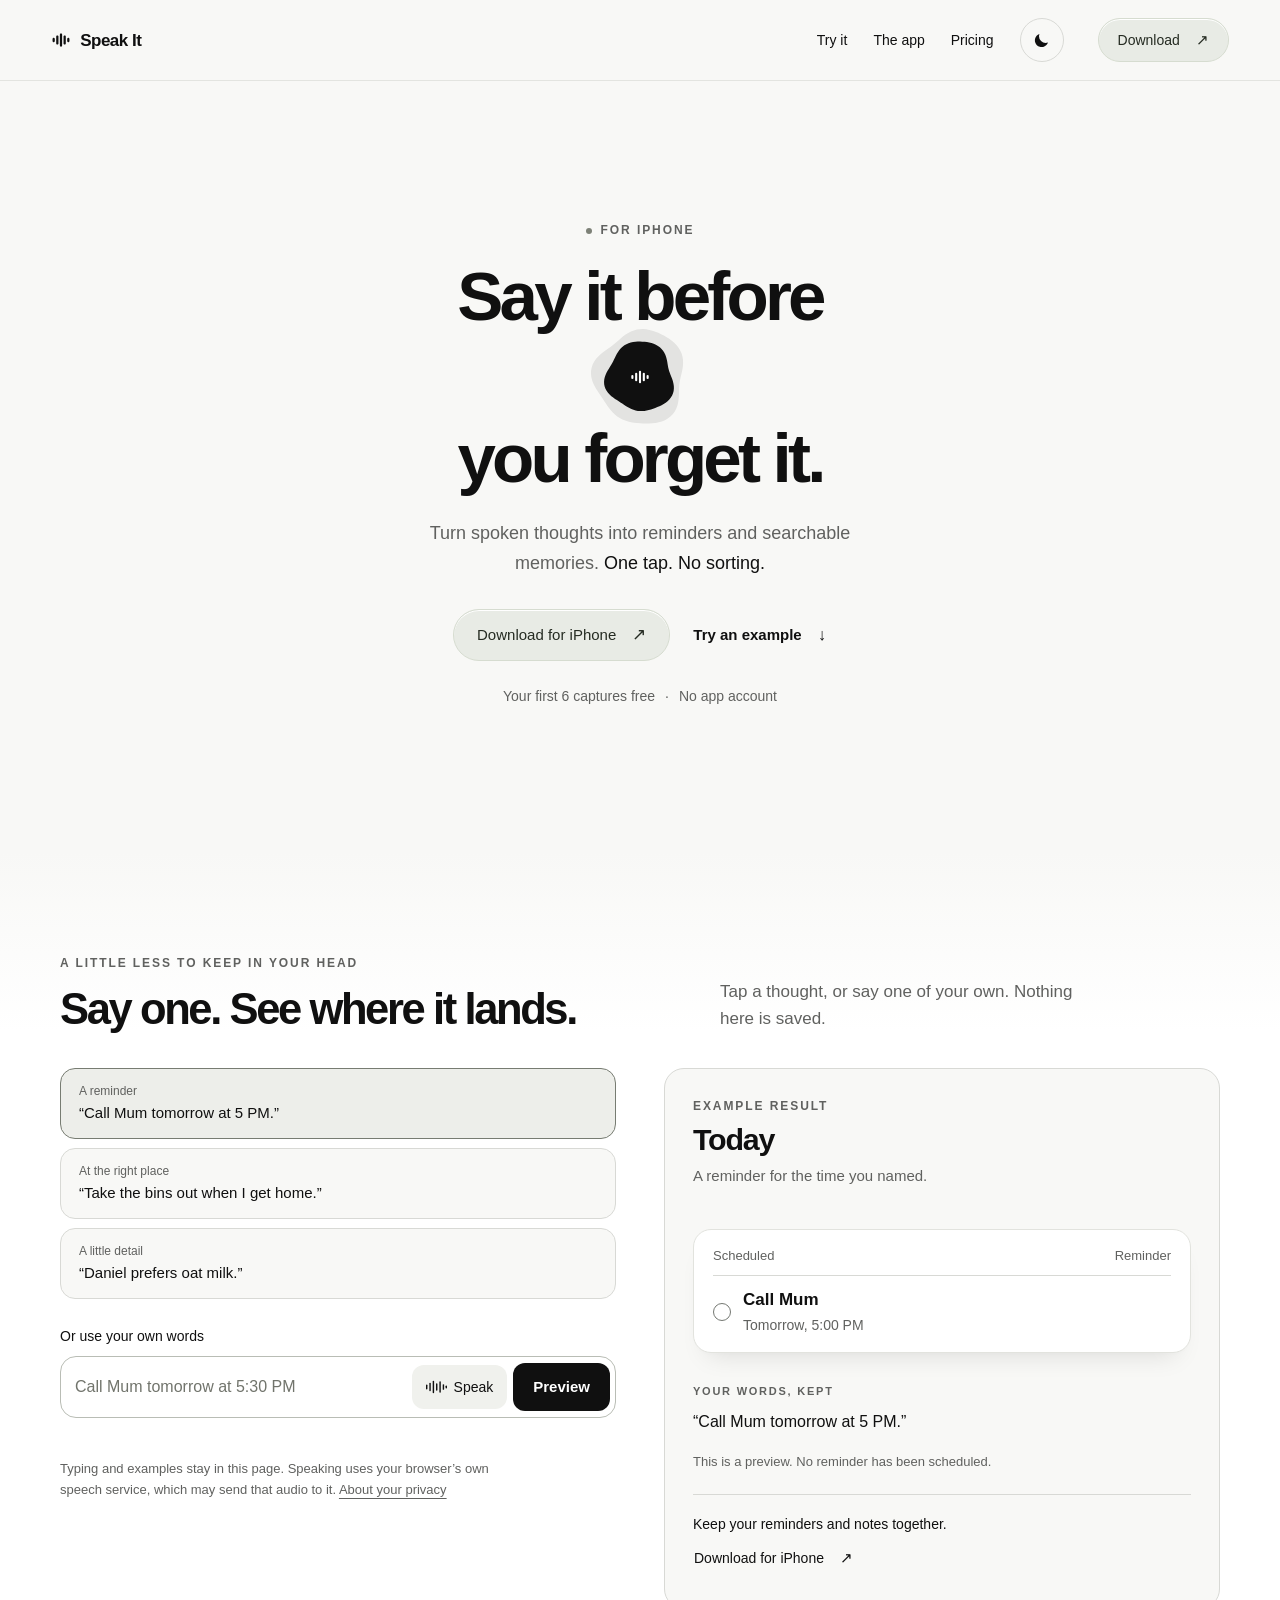
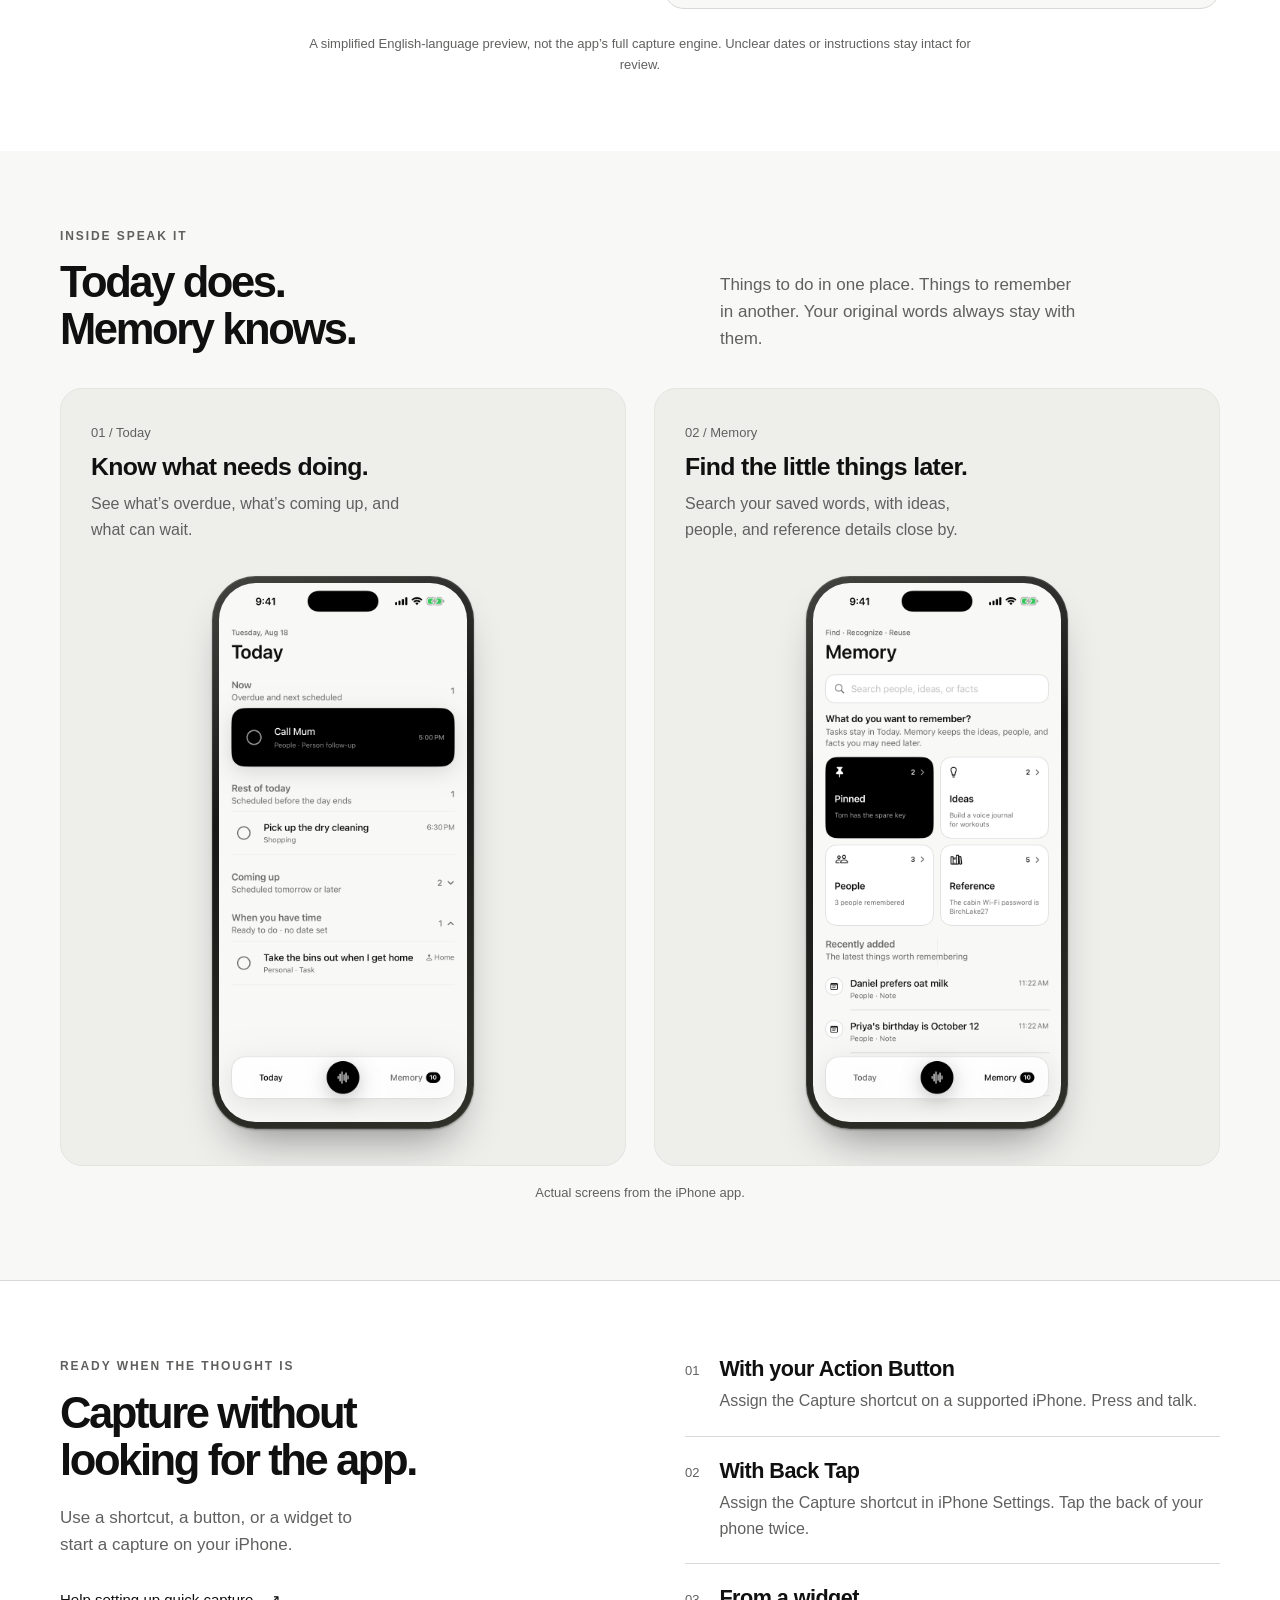
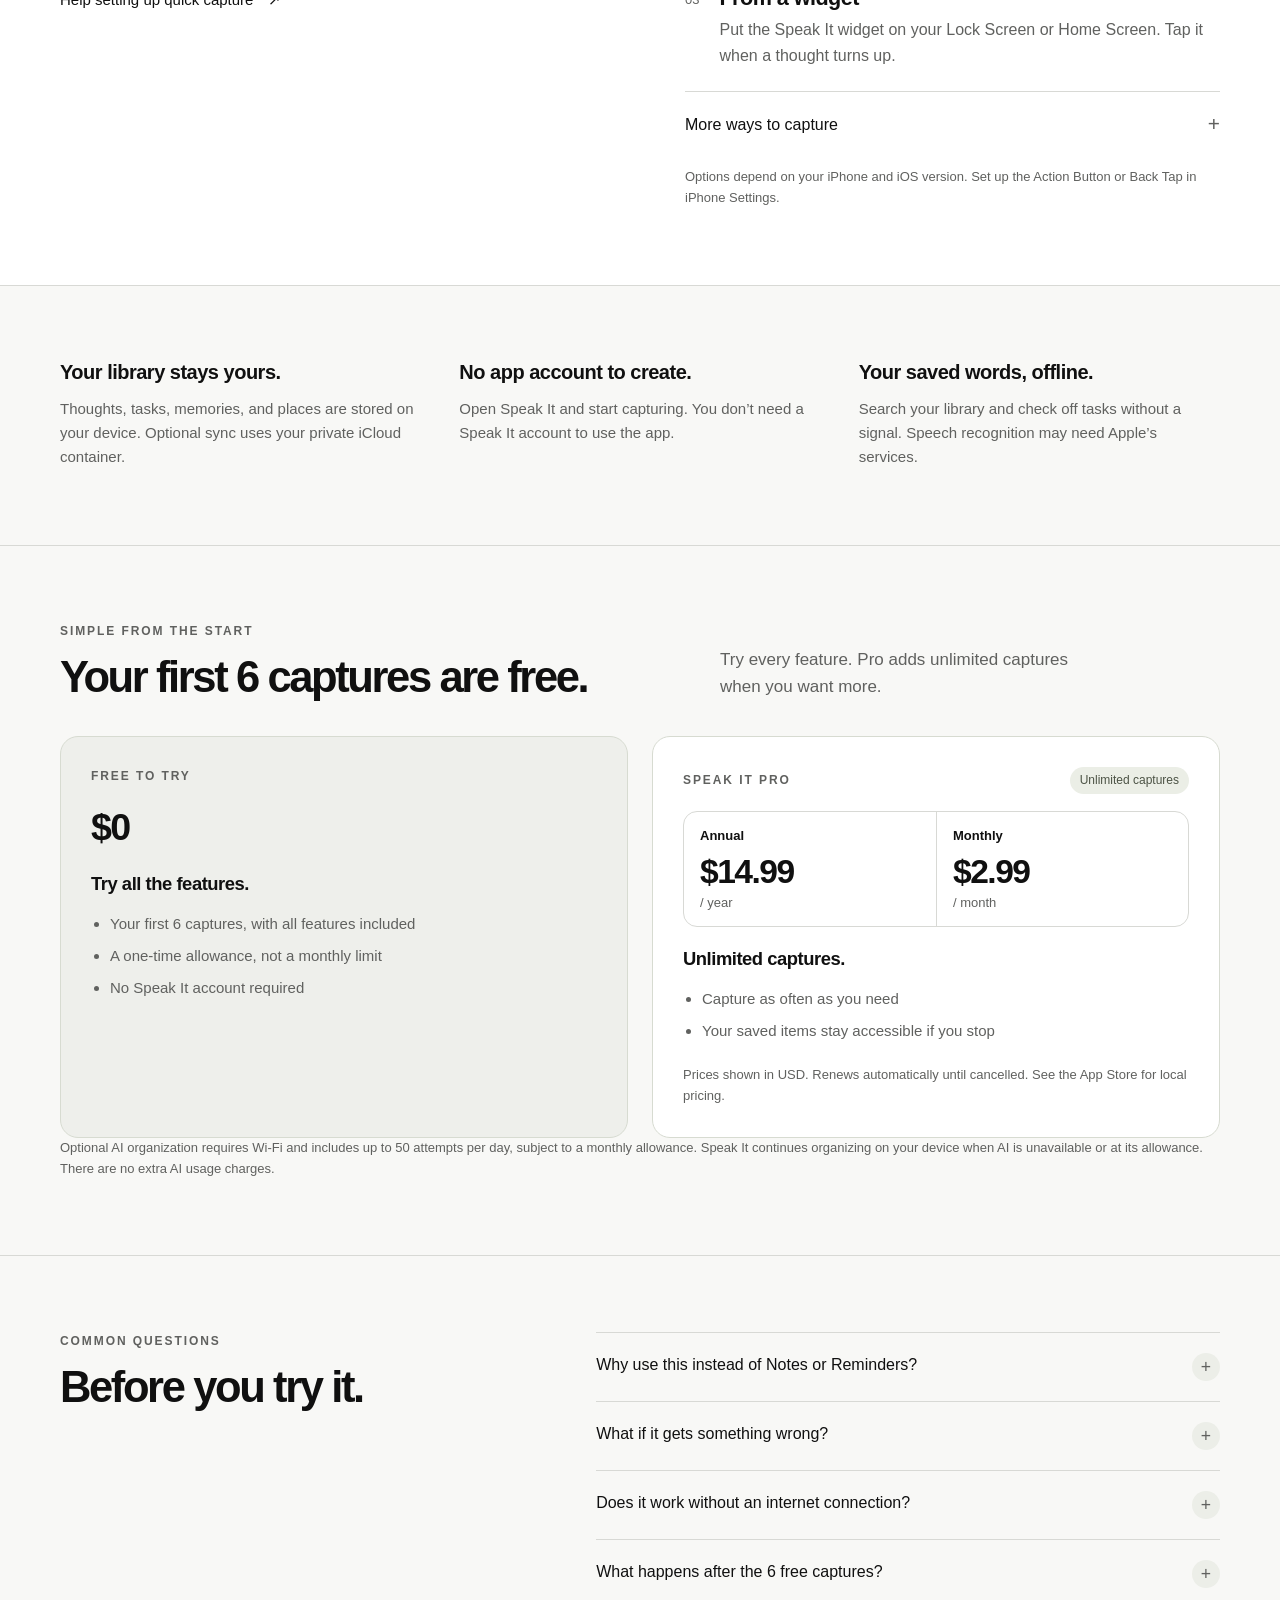
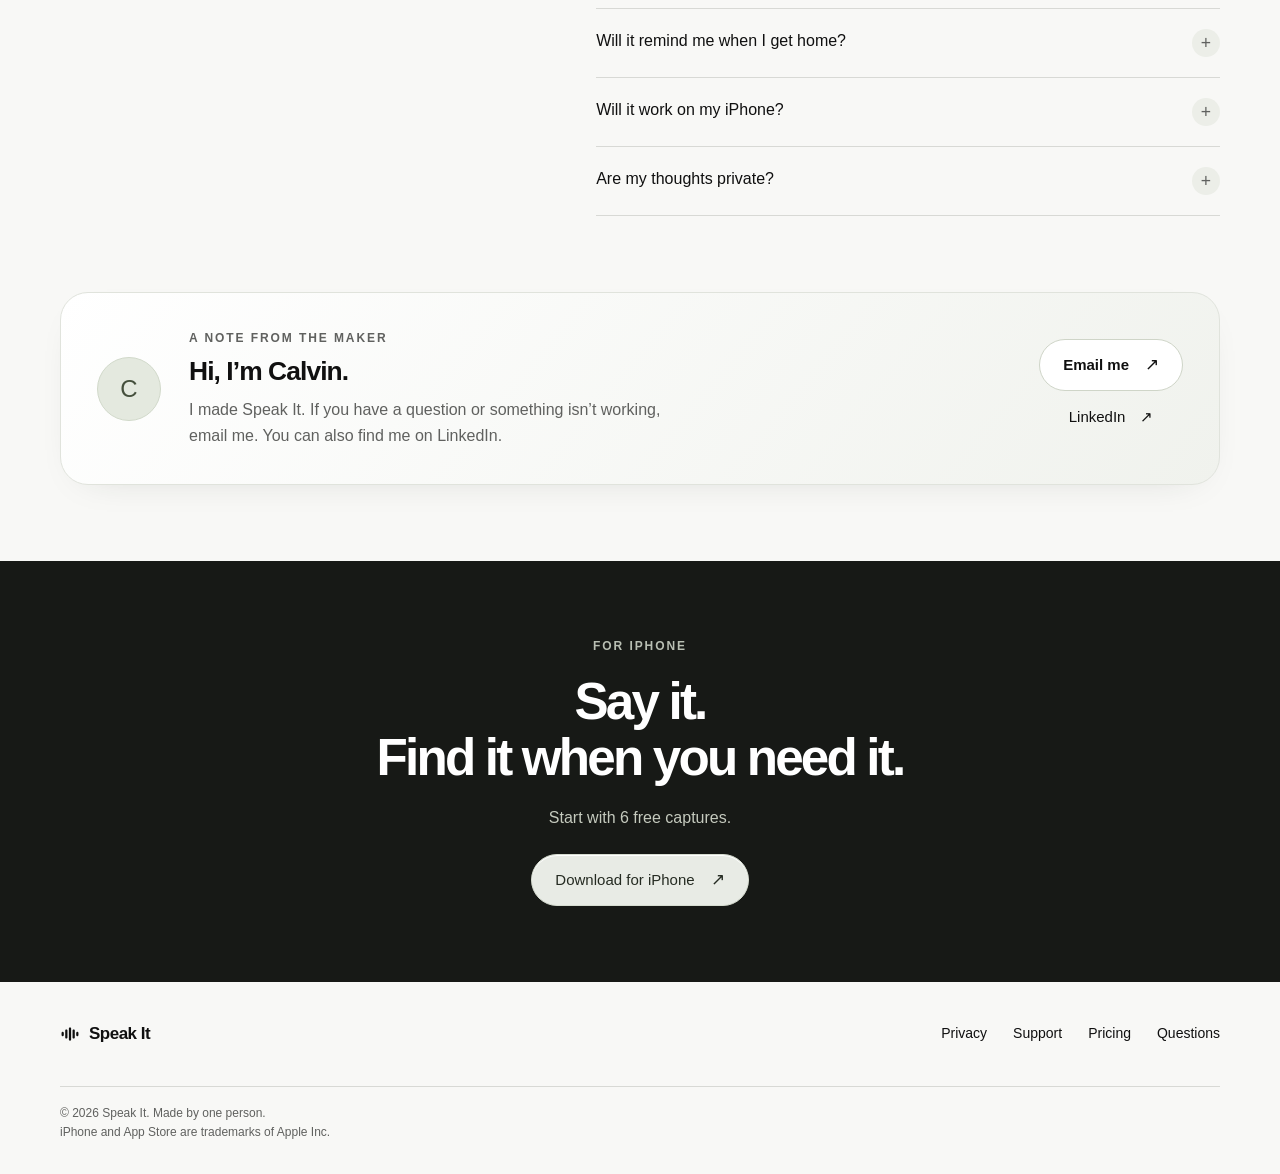
<file: index.html>
<!DOCTYPE html>
<html lang="en">
<head>
<meta charset="utf-8">
<!-- viewport-fit=cover so the page paints edge to edge on a notched iPhone; every
     horizontal padding on the page goes through --gutter, which takes the safe
     area into account, so nothing lands under the island or the rounded corners. -->
<meta name="viewport" content="width=device-width, initial-scale=1, viewport-fit=cover">
<title>Speak It: Say it before you forget it.</title>
<meta name="description" content="Turn spoken thoughts into reminders and searchable memories. One tap. No sorting. Speak It for iPhone. 6 captures free.">
<meta name="speak-it-app-store-url" content="">
<meta name="theme-color" content="#F8F8F6">
<!-- Light unless the visitor chose dark with the switch in the top bar; set
     before the stylesheet paints so a dark visit never flashes light. -->
<script>try{if(localStorage.getItem('speakit-theme')==='dark'){document.documentElement.dataset.theme='dark';document.querySelector('meta[name="theme-color"]').content='#0B0B0A';}}catch(e){}</script>
<meta property="og:title" content="Speak It: Say it before you forget it.">
<meta property="og:description" content="Say it in your own words. What needs doing goes to Today, what is worth keeping goes to Memory, and your original words stay put.">
<meta property="og:type" content="website">
<meta property="og:image" content="https://speakitapp.ca/assets/img/og-v2.png">
<meta property="og:image:width" content="1200">
<meta property="og:image:height" content="630">
<meta name="twitter:card" content="summary_large_image">
<link rel="icon" href="assets/img/favicon.svg" type="image/svg+xml">
<link rel="stylesheet" href="assets/conversion.css?v=20261019b">
</head>
<body>
<a class="skip-link" href="#main">Skip to content</a>
<header class="topbar"><div class="topbar__inner"><a class="wordmark" href="#top"><svg class="wordmark__glyph" viewBox="0 0 24 24" aria-hidden="true" focusable="false">
      <path d="M1.86 10.71 L1.91 10.36 L2.04 10.04 L2.26 9.76 L2.53 9.54 L2.86 9.41 L3.21 9.36 L3.56 9.41 L3.88 9.54 L4.16 9.76 L4.38 10.04 L4.51 10.36 L4.56 10.71 L4.56 13.29 L4.51 13.64 L4.38 13.96 L4.16 14.24 L3.88 14.46 L3.56 14.59 L3.21 14.64 L2.86 14.59 L2.53 14.46 L2.26 14.24 L2.04 13.96 L1.91 13.64 L1.86 13.29 Z M6.26 7.81 L6.30 7.46 L6.44 7.14 L6.65 6.86 L6.93 6.64 L7.26 6.51 L7.60 6.46 L7.95 6.51 L8.28 6.64 L8.56 6.86 L8.77 7.14 L8.91 7.46 L8.95 7.81 L8.95 16.19 L8.91 16.54 L8.77 16.86 L8.56 17.14 L8.28 17.36 L7.95 17.49 L7.60 17.54 L7.26 17.49 L6.93 17.36 L6.65 17.14 L6.44 16.86 L6.30 16.54 L6.26 16.19 Z M10.65 5.35 L10.70 5.00 L10.83 4.67 L11.05 4.39 L11.33 4.18 L11.65 4.05 L12.00 4.00 L12.35 4.05 L12.67 4.18 L12.95 4.39 L13.17 4.67 L13.30 5.00 L13.35 5.35 L13.35 18.65 L13.30 19.00 L13.17 19.33 L12.95 19.61 L12.67 19.82 L12.35 19.95 L12.00 20.00 L11.65 19.95 L11.33 19.82 L11.05 19.61 L10.83 19.33 L10.70 19.00 L10.65 18.65 Z M15.05 7.81 L15.09 7.46 L15.23 7.14 L15.44 6.86 L15.72 6.64 L16.05 6.51 L16.40 6.46 L16.74 6.51 L17.07 6.64 L17.35 6.86 L17.56 7.14 L17.70 7.46 L17.74 7.81 L17.74 16.19 L17.70 16.54 L17.56 16.86 L17.35 17.14 L17.07 17.36 L16.74 17.49 L16.40 17.54 L16.05 17.49 L15.72 17.36 L15.44 17.14 L15.23 16.86 L15.09 16.54 L15.05 16.19 Z M19.44 10.71 L19.49 10.36 L19.62 10.04 L19.84 9.76 L20.12 9.54 L20.44 9.41 L20.79 9.36 L21.14 9.41 L21.47 9.54 L21.74 9.76 L21.96 10.04 L22.09 10.36 L22.14 10.71 L22.14 13.29 L22.09 13.64 L21.96 13.96 L21.74 14.24 L21.47 14.46 L21.14 14.59 L20.79 14.64 L20.44 14.59 L20.12 14.46 L19.84 14.24 L19.62 13.96 L19.49 13.64 L19.44 13.29 Z" fill="currentColor"/>
    </svg><span class="wordmark__name">Speak It</span></a>
<nav aria-label="Main navigation"><a class="nav-link" href="#try">Try it</a><a class="nav-link" href="#screens">The app</a><a class="nav-link" href="#get">Pricing</a><button class="theme-toggle" type="button" data-theme-toggle aria-label="Switch to dark mode"><svg class="moon" viewBox="0 0 24 24" aria-hidden="true" focusable="false"><path fill="currentColor" d="M20.2 14.6A8.5 8.5 0 0 1 9.4 3.8a8.5 8.5 0 1 0 10.8 10.8Z"/></svg><svg class="sun" viewBox="0 0 24 24" aria-hidden="true" focusable="false"><g fill="none" stroke="currentColor" stroke-width="1.8" stroke-linecap="round"><circle cx="12" cy="12" r="4.2"/><path d="M12 2.5v2.2M12 19.3v2.2M2.5 12h2.2M19.3 12h2.2M5.3 5.3l1.6 1.6M17.1 17.1l1.6 1.6M5.3 18.7l1.6-1.6M17.1 6.9l1.6-1.6"/></g></svg></button><a class="button button--dark button--small" href="#launch" data-acquire data-placement="header">Download<span aria-hidden="true">↗</span></a></nav></div></header>
<main id="main">
<!-- ————————————————————————————————— Hero —————————————————————————————————
     A day's worth of unsorted thoughts turning around the one sentence that
     says what to do with them. The ring is authored here and driven from
     conversion.js: `--a` is where a thought settles on the ellipse, `--rr`
     nudges it in or out, `--s` is its size and `--i` is its place in the
     entrance. The indicator sits in the break in the headline, because that is
     what the thoughts come out of.

     Nothing in the ring is load-bearing: it is aria-hidden, it is drawn only
     once script has positioned it, and the whole hero reads and converts with
     the layer missing.
     ————————————————————————————————————————————————————————————————————— -->
<section class="hero" id="top" aria-labelledby="hero-title">
  <div class="orbit" data-orbit aria-hidden="true">
    <p class="bubble"           style="--a:6deg;--rr:1.00;--s:.96;--i:3"><span>call the pharmacy at six</span></p>
    <p class="bubble bubble--r" style="--a:32deg;--rr:1.06;--s:.86;--i:9"><span>blue scarf for Mum’s birthday</span></p>
    <p class="bubble"           style="--a:57deg;--rr:1.09;--s:.92;--i:1"><span>gate code 4417</span></p>
    <p class="bubble bubble--r" style="--a:83deg;--rr:1.02;--s:.82;--i:12"><span>ask Priya about Q3</span></p>
    <p class="bubble"           style="--a:108deg;--rr:1.00;--s:.98;--i:6"><span>book the dentist</span></p>
    <p class="bubble bubble--r" style="--a:134deg;--rr:1.07;--s:.88;--i:0"><span>bins out when I get home</span></p>
    <p class="bubble"           style="--a:159deg;--rr:1.04;--s:.84;--i:10"><span>Dr. Reyes: 416 555 0142</span></p>
    <p class="bubble bubble--r" style="--a:185deg;--rr:1.00;--s:1.00;--i:4"><span>parking: level 3, row H</span></p>
    <p class="bubble"           style="--a:210deg;--rr:1.06;--s:.90;--i:13"><span>renew the passport</span></p>
    <p class="bubble bubble--r" style="--a:236deg;--rr:1.02;--s:.82;--i:7"><span>the spare key is with Tom</span></p>
    <p class="bubble"           style="--a:261deg;--rr:1.00;--s:.94;--i:2"><span>Daniel takes oat milk</span></p>
    <p class="bubble bubble--r" style="--a:287deg;--rr:1.07;--s:.86;--i:11"><span>flight lands at 9:40</span></p>
    <p class="bubble"           style="--a:312deg;--rr:1.03;--s:.92;--i:5"><span>pick up the dry cleaning</span></p>
    <p class="bubble bubble--r" style="--a:338deg;--rr:1.01;--s:.84;--i:8"><span>the bakery on Cross Street</span></p>
  </div>
  <div class="hero__wash" aria-hidden="true"></div>
  <div class="hero__copy">
    <p class="eyebrow"><span class="status-dot" aria-hidden="true"></span><span data-availability>For iPhone</span></p>
    <h1 id="hero-title"><span class="hero__line">Say it before</span><span class="hero__orb"><span class="orb" aria-hidden="true"><span class="orb__halo"></span><canvas class="orb__drop" data-drop width="120" height="120"></canvas></span></span><span class="hero__line">you forget it.</span></h1>
    <p class="hero__sub">Turn spoken thoughts into reminders and searchable memories. <span>One tap. No sorting.</span></p>
    <div class="hero__actions"><a class="button button--dark" href="#launch" data-acquire data-placement="hero">Download for iPhone<span aria-hidden="true">↗</span></a><a class="button button--text" href="#try" data-demo-link>Try an example <span aria-hidden="true">↓</span></a></div>

    <p class="hero__trust">Your first 6 captures free <span aria-hidden="true">·</span> No app account</p>
  </div>
</section>
<!-- ——————————————————————————————— Try it ————————————————————————————————
     Three taps, or one sentence. The examples are the fast path and always
     work; the field carries typing and — where the browser has speech — the
     microphone, in the place people already expect to find one. Everything the
     visitor types or says stays in this page; only the browser's own speech
     service can see audio, which is what the note under the field says.
     ————————————————————————————————————————————————————————————————————— -->
<section class="demo-section section" id="try" aria-labelledby="demo-title">
 <div class="shell">
  <header class="section-head"><div><p class="eyebrow">A little less to keep in your head</p><h2 id="demo-title">Say one. See where it lands.</h2></div><p>Tap a thought, or say one of your own. Nothing here is saved.</p></header>
  <noscript><p class="notice">The interactive preview needs JavaScript. You can still explore the app screenshots and read about the app below.</p></noscript>
  <div class="demo" data-demo>
   <div class="demo__input-side">
    <div class="examples" aria-label="Example thoughts">
      <button class="example is-selected" type="button" data-example="reminder" aria-pressed="true"><span class="example__type">A reminder</span><span class="example__text">“Call Mum tomorrow at 5 PM.”</span></button>
      <button class="example" type="button" data-example="place" aria-pressed="false"><span class="example__type">At the right place</span><span class="example__text">“Take the bins out when I get home.”</span></button>
      <button class="example" type="button" data-example="memory" aria-pressed="false"><span class="example__type">A little detail</span><span class="example__text">“Daniel prefers oat milk.”</span></button>
    </div>
    <form class="demo-form" data-demo-form>
      <label for="demo-input">Or use your own words</label>
      <div class="field-bar">
        <input id="demo-input" name="thought" type="text" maxlength="240" autocomplete="off" placeholder="Call Mum tomorrow at 5:30 PM" required aria-describedby="speech-note">
        <button class="field-bar__mic" type="button" data-mic aria-label="Speak your thought instead of typing"><span class="mic-glyph" aria-hidden="true"><svg viewBox="0 0 44 30"><g fill="currentColor"><rect x="0" y="10" width="3" height="10" rx="1.5" style="--n:0"/><rect x="7" y="6" width="3" height="18" rx="1.5" style="--n:1"/><rect x="14" y="2" width="3" height="26" rx="1.5" style="--n:2"/><rect x="21" y="7" width="3" height="16" rx="1.5" style="--n:3"/><rect x="28" y="3" width="3" height="24" rx="1.5" style="--n:4"/><rect x="35" y="9" width="3" height="12" rx="1.5" style="--n:5"/><rect x="41" y="12" width="3" height="6" rx="1.5" style="--n:6"/></g></svg></span><span data-mic-label>Speak</span></button>
        <button class="button button--dark field-bar__go" type="submit">Preview</button>
      </div>
      <p class="voice-status" data-voice-status role="status"></p>
    </form>
    <p class="micro-note" id="speech-note">Typing and examples stay in this page. Speaking uses your browser’s own speech service, which may send that audio to it. <a href="privacy/">About your privacy</a></p>
   </div>
   <div class="demo-result" data-result-panel tabindex="-1" role="region" aria-label="Example result">
    <p class="eyebrow" data-result-kicker>Example result</p>
    <h3 data-destination>Today</h3><p class="result-summary" data-result-summary>A reminder for the time you named.</p>
    <div class="saved-row"><div class="saved-row__head"><span data-result-section>Scheduled</span><span data-result-kind>Reminder</span></div><div class="saved-row__body"><span class="task-circle" data-result-icon aria-hidden="true"></span><div><strong data-result-title>Call Mum</strong><span class="row-detail" data-result-detail>Tomorrow, 5:00 PM</span></div></div></div>
    <div class="original"><span class="eyebrow">Your words, kept</span><p data-result-original>“Call Mum tomorrow at 5 PM.”</p></div>
    <p class="result-caveat" data-result-caveat>This is a preview. No reminder has been scheduled.</p>
    <div class="result-next"><p>Keep your reminders and notes together.</p><a class="button button--text" href="#launch" data-acquire data-placement="demo">Download for iPhone<span aria-hidden="true">↗</span></a></div>
   </div>
  </div>
  <p class="demo-scope">A simplified English-language preview, not the app’s full capture engine. Unclear dates or instructions stay intact for review.</p>
  <p class="sr-only" role="status" aria-live="polite" data-result-announcement></p>
 </div>
</section>
<section class="section app-section shell" id="screens" aria-labelledby="screens-title">
 <header class="section-head"><div><p class="eyebrow">Inside Speak It</p><h2 id="screens-title">Today does.<br>Memory knows.</h2></div><p>Things to do in one place. Things to remember in another. Your original words always stay with them.</p></header>
 <div class="app-grid">
  <figure class="app-feature"><figcaption><span class="feature-number">01 / Today</span><h3>Know what needs doing.</h3><p>See what’s overdue, what’s coming up, and what can wait.</p></figcaption><div class="screenshot-frame"><img src="assets/img/01-Today-v3.png" width="1320" height="2868" loading="lazy" decoding="async" alt="The whole Speak It Today screen: Call Mum at 5:00 PM under Now, the dry cleaning under Rest of today, then Coming up and When you have time."></div></figure>
  <figure class="app-feature"><figcaption><span class="feature-number">02 / Memory</span><h3>Find the little things later.</h3><p>Search your saved words, with ideas, people, and reference details close by.</p></figcaption><div class="screenshot-frame"><img src="assets/img/02-Memory-v3.png" width="1320" height="2868" loading="lazy" decoding="async" alt="The whole Speak It Memory screen: a search field above Pinned, Ideas, People, and Reference, each with what it holds."></div></figure>
 </div><p class="screens-note">Actual screens from the iPhone app.</p>
</section>
<section class="section access-section" id="anywhere" aria-labelledby="access-title"><div class="shell access-layout">
 <div><p class="eyebrow">Ready when the thought is</p><h2 id="access-title">Capture without<br>looking for the app.</h2><p class="section-description">Use a shortcut, a button, or a widget to start a capture on your iPhone.</p><a class="text-link" href="support/#quick-capture">Help setting up quick capture <span aria-hidden="true">↗</span></a></div>
 <div class="access-options"><article><span class="access-number">01</span><div><h3>With your Action Button</h3><p>Assign the Capture shortcut on a supported iPhone. Press and talk.</p></div></article><article><span class="access-number">02</span><div><h3>With Back Tap</h3><p>Assign the Capture shortcut in iPhone Settings. Tap the back of your phone twice.</p></div></article><article><span class="access-number">03</span><div><h3>From a widget</h3><p>Put the Speak It widget on your Lock Screen or Home Screen. Tap it when a thought turns up.</p></div></article><details><summary>More ways to capture <span aria-hidden="true">+</span></summary><ul><li><strong>Control Center</strong><span>Add a Speak It control on supported iOS versions.</span></li><li><strong>Siri</strong><span>Start capture with the Speak It shortcut, including with AirPods.</span></li><li><strong>Share sheet</strong><span>Send text into Speak It from another app.</span></li><li><strong>Live Activity</strong><span>Return to a running capture from your screen.</span></li></ul></details><p class="micro-note">Options depend on your iPhone and iOS version. Set up the Action Button or Back Tap in iPhone Settings.</p></div>
</div></section>
<section class="section trust-section shell" aria-label="Your words, your control">
 <div class="trust-grid"><article><h3>Your library stays yours.</h3><p>Thoughts, tasks, memories, and places are stored on your device. Optional sync uses your private iCloud container.</p></article><article><h3>No app account to create.</h3><p>Open Speak It and start capturing. You don’t need a Speak It account to use the app.</p></article><article><h3>Your saved words, offline.</h3><p>Search your library and check off tasks without a signal. Speech recognition may need Apple’s services.</p></article></div>

</section>
<section class="section pricing-section" id="get" aria-labelledby="pricing-title"><div class="shell">
 <header class="section-head"><div><p class="eyebrow">Simple from the start</p><h2 id="pricing-title">Your first 6 captures are free.</h2></div><p>Try every feature. Pro adds unlimited captures when you want more.</p></header>
 <div class="plans"><article class="plan"><p class="eyebrow">Free to try</p><p class="price">$0</p><h3>Try all the features.</h3><ul><li>Your first 6 captures, with all features included</li><li>A one-time allowance, not a monthly limit</li><li>No Speak It account required</li></ul></article><article class="plan plan--pro"><div class="plan__heading"><p class="eyebrow">Speak It Pro</p><span class="plan-tag">Unlimited captures</span></div><div class="price-options"><p><span class="price-label">Annual</span><span class="price" data-annual-price>$14.99</span><span>/ year</span></p><p><span class="price-label">Monthly</span><span class="price">$2.99</span><span>/ month</span></p></div><h3>Unlimited captures.</h3><ul><li>Capture as often as you need</li><li>Your saved items stay accessible if you stop</li></ul><p class="micro-note">Prices shown in USD. Renews automatically until cancelled. See the App Store for local pricing.</p></article></div><p class="micro-note">Optional AI organization requires Wi-Fi and includes up to 50 attempts per day, subject to a monthly allowance. Speak It continues organizing on your device when AI is unavailable or at its allowance. There are no extra AI usage charges.</p>

</div></section>
<section class="section faq-section shell" id="questions" aria-labelledby="faq-title"><div><p class="eyebrow">Common questions</p><h2 id="faq-title">Before you try it.</h2></div><div class="faq">
<details><summary>Why use this instead of Notes or Reminders?<span aria-hidden="true">+</span></summary><p>Speak It gives you one place to begin, whether you’re saying something to do or something to remember. Tasks go to Today; ideas and details go to Memory. You can speak first without choosing a list or folder.</p></details>
<details><summary>What if it gets something wrong?<span aria-hidden="true">+</span></summary><p>Your original words are kept. In the app, open an item to edit its title, category, date, or reminder. Review anything unclear before relying on it.</p></details>
<details><summary>Does it work without an internet connection?<span aria-hidden="true">+</span></summary><p>Your saved library, search, and task completion work offline. Speech uses Apple’s Speech framework and may require a connection. You can type a thought when speaking isn’t available. AI organization needs Wi-Fi; otherwise, Speak It organizes on your device.</p></details>
<details><summary>What happens after the 6 free captures?<span aria-hidden="true">+</span></summary><p>The free allowance is 6 captures in total and does not renew. Pro enables more captures. Your saved items stay accessible if you don’t subscribe or later cancel.</p></details>
<details><summary>Will it remind me when I get home?<span aria-hidden="true">+</span></summary><p>The app supports Home and Work place reminders after you set those places and grant the required location and notification permissions. The browser preview does not set reminders or request your location.</p></details>
<details><summary>Will it work on my iPhone?<span aria-hidden="true">+</span></summary><p>Speak It works on iPhones running iOS 17 or later. You don’t need Apple Intelligence. Options such as the Action Button depend on your iPhone model.</p></details>
<details><summary>Are my thoughts private?<span aria-hidden="true">+</span></summary><p>Your thoughts are stored on your device, with optional sync through your private iCloud container. Optional AI organization sends capture text to OpenAI after you enable it. Your original words stay on your iPhone, and on-device organization remains available. Speech recognition may use Apple’s services. <a href="privacy/">Read the privacy policy</a>.</p></details>
</div></section>
<section class="maker-section shell" id="maker" aria-labelledby="maker-title">
 <div class="maker-card"><div class="maker-avatar" aria-hidden="true">C</div><div class="maker-copy"><p class="eyebrow">A note from the maker</p><h2 id="maker-title">Hi, I’m Calvin.</h2><p>I made Speak It. If you have a question or something isn’t working, email me. You can also find me on LinkedIn.</p></div><div class="maker-links"><a class="button maker-contact" href="mailto:support@speakitapp.ca?subject=Hello%20Calvin">Email me <span aria-hidden="true">↗</span></a><a class="text-link" href="https://www.linkedin.com/in/calvinsalsali/" target="_blank" rel="noopener noreferrer">LinkedIn <span aria-hidden="true">↗</span></a></div></div>
</section>
<section class="closing section" id="launch" aria-labelledby="launch-title"><div class="shell"><p class="eyebrow" data-closing-eyebrow>For iPhone</p><h2 id="launch-title">Say it.<br>Find it when you need it.</h2><p data-closing-copy>Start with 6 free captures.</p><a class="button button--dark" href="#launch" data-acquire data-placement="closing">Download for iPhone<span aria-hidden="true">↗</span></a></div></section>
</main><footer class="footer shell"><a class="wordmark" href="#top"><svg class="wordmark__glyph" viewBox="0 0 24 24" aria-hidden="true" focusable="false">
      <path d="M1.86 10.71 L1.91 10.36 L2.04 10.04 L2.26 9.76 L2.53 9.54 L2.86 9.41 L3.21 9.36 L3.56 9.41 L3.88 9.54 L4.16 9.76 L4.38 10.04 L4.51 10.36 L4.56 10.71 L4.56 13.29 L4.51 13.64 L4.38 13.96 L4.16 14.24 L3.88 14.46 L3.56 14.59 L3.21 14.64 L2.86 14.59 L2.53 14.46 L2.26 14.24 L2.04 13.96 L1.91 13.64 L1.86 13.29 Z M6.26 7.81 L6.30 7.46 L6.44 7.14 L6.65 6.86 L6.93 6.64 L7.26 6.51 L7.60 6.46 L7.95 6.51 L8.28 6.64 L8.56 6.86 L8.77 7.14 L8.91 7.46 L8.95 7.81 L8.95 16.19 L8.91 16.54 L8.77 16.86 L8.56 17.14 L8.28 17.36 L7.95 17.49 L7.60 17.54 L7.26 17.49 L6.93 17.36 L6.65 17.14 L6.44 16.86 L6.30 16.54 L6.26 16.19 Z M10.65 5.35 L10.70 5.00 L10.83 4.67 L11.05 4.39 L11.33 4.18 L11.65 4.05 L12.00 4.00 L12.35 4.05 L12.67 4.18 L12.95 4.39 L13.17 4.67 L13.30 5.00 L13.35 5.35 L13.35 18.65 L13.30 19.00 L13.17 19.33 L12.95 19.61 L12.67 19.82 L12.35 19.95 L12.00 20.00 L11.65 19.95 L11.33 19.82 L11.05 19.61 L10.83 19.33 L10.70 19.00 L10.65 18.65 Z M15.05 7.81 L15.09 7.46 L15.23 7.14 L15.44 6.86 L15.72 6.64 L16.05 6.51 L16.40 6.46 L16.74 6.51 L17.07 6.64 L17.35 6.86 L17.56 7.14 L17.70 7.46 L17.74 7.81 L17.74 16.19 L17.70 16.54 L17.56 16.86 L17.35 17.14 L17.07 17.36 L16.74 17.49 L16.40 17.54 L16.05 17.49 L15.72 17.36 L15.44 17.14 L15.23 16.86 L15.09 16.54 L15.05 16.19 Z M19.44 10.71 L19.49 10.36 L19.62 10.04 L19.84 9.76 L20.12 9.54 L20.44 9.41 L20.79 9.36 L21.14 9.41 L21.47 9.54 L21.74 9.76 L21.96 10.04 L22.09 10.36 L22.14 10.71 L22.14 13.29 L22.09 13.64 L21.96 13.96 L21.74 14.24 L21.47 14.46 L21.14 14.59 L20.79 14.64 L20.44 14.59 L20.12 14.46 L19.84 14.24 L19.62 13.96 L19.49 13.64 L19.44 13.29 Z" fill="currentColor"/>
    </svg><span class="wordmark__name">Speak It</span></a><nav aria-label="Footer"><a href="privacy/">Privacy</a><a href="support/">Support</a><a href="#get">Pricing</a><a href="#questions">Questions</a></nav><p>© 2026 Speak It. Made by one person.<br>iPhone and App Store are trademarks of Apple Inc.</p></footer>
<dialog class="download-dialog" aria-labelledby="download-title" aria-describedby="download-description" data-download-dialog>
 <form method="dialog"><button class="dialog-close" aria-label="Close download details">×</button></form>
 <p class="eyebrow">Speak It for iPhone</p><h2 id="download-title">Download Speak It</h2><p id="download-description">The App Store link is not available here yet. You can try the browser demo or contact Calvin.</p>
 <a class="button button--dark" href="#try" data-close-download>Try it here <span aria-hidden="true">↓</span></a>
 <a class="text-link" href="mailto:support@speakitapp.ca">Contact Calvin ↗</a>
</dialog>
<script src="assets/demo-parser.js?v=20261019b" defer></script>
<script src="assets/conversion.js?v=20261103" defer></script>
</body></html>
</file>
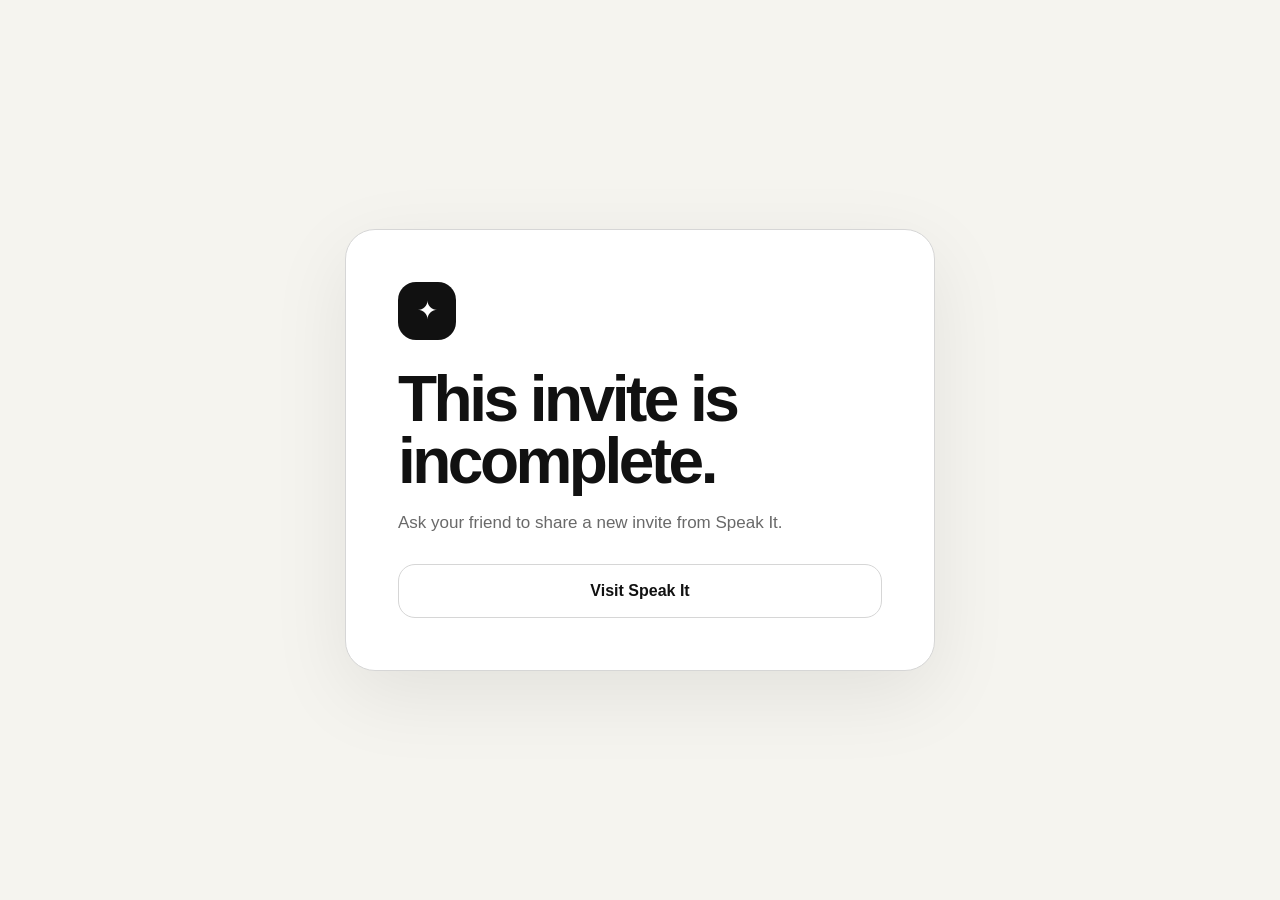
<file: invite/index.html>
<!doctype html>
<html lang="en">
<head>
  <meta charset="utf-8">
  <meta name="viewport" content="width=device-width, initial-scale=1">
  <meta name="color-scheme" content="light">
  <title>Your Speak It invite</title>
  <meta name="description" content="Redeem a verified Speak It referral invite through the App Store.">
  <style>
    :root { color-scheme: light; font-family: -apple-system, BlinkMacSystemFont, "SF Pro Text", sans-serif; }
    * { box-sizing: border-box; }
    body { margin: 0; min-height: 100vh; display: grid; place-items: center; padding: 24px; color: #111; background: #f5f4ef; }
    main { width: min(100%, 590px); padding: clamp(28px, 7vw, 52px); border: 1px solid #d6d6d6; border-radius: 30px; background: #fff; box-shadow: 0 24px 80px rgb(0 0 0 / .08); }
    .mark { display: grid; place-items: center; width: 58px; height: 58px; border-radius: 18px; color: #fff; background: #111; font-size: 25px; }
    h1 { margin: 28px 0 12px; font-size: clamp(38px, 8vw, 64px); line-height: .98; letter-spacing: -.055em; }
    p { color: #696969; font-size: 17px; line-height: 1.55; }
    .actions { display: grid; gap: 12px; margin-top: 28px; }
    a { display: grid; place-items: center; min-height: 54px; border-radius: 17px; color: #111; font-weight: 650; text-decoration: none; border: 1px solid #d6d6d6; }
    a.primary { color: #fff; background: #111; border-color: #111; }
    .terms { margin-top: 22px; font-size: 12px; }
    [hidden] { display: none !important; }
  </style>
</head>
<body>
  <main>
    <div class="mark" aria-hidden="true">✦</div>
    <div data-valid hidden>
      <h1>One month of Pro, from a friend.</h1>
      <p>Open Speak It to accept the invite. Apple checks eligibility and shows the complete offer terms before anything starts.</p>
      <div class="actions">
        <a class="primary" data-open-app href="#">Open Speak It</a>
        <a href="https://speakitapp.ca" rel="noopener">Get Speak It on the App Store</a>
      </div>
      <p class="terms">New referred subscribers only. One referral per person. Sharing or opening this page does not create a reward.</p>
    </div>
    <div data-invalid hidden>
      <h1>This invite is incomplete.</h1>
      <p>Ask your friend to share a new invite from Speak It.</p>
      <div class="actions"><a href="https://speakitapp.ca">Visit Speak It</a></div>
    </div>
  </main>
  <script>
    (function () {
      var code = new URLSearchParams(window.location.search).get('ref');
      var valid = typeof code === 'string' && /^[A-Za-z0-9_-]{8,80}$/.test(code);
      document.querySelector('[data-valid]').hidden = !valid;
      document.querySelector('[data-invalid]').hidden = valid;
      if (valid) {
        document.querySelector('[data-open-app]').href =
          'speakit://referral?code=' + encodeURIComponent(code);
      }
    }());
  </script>
</body>
</html>
</file>
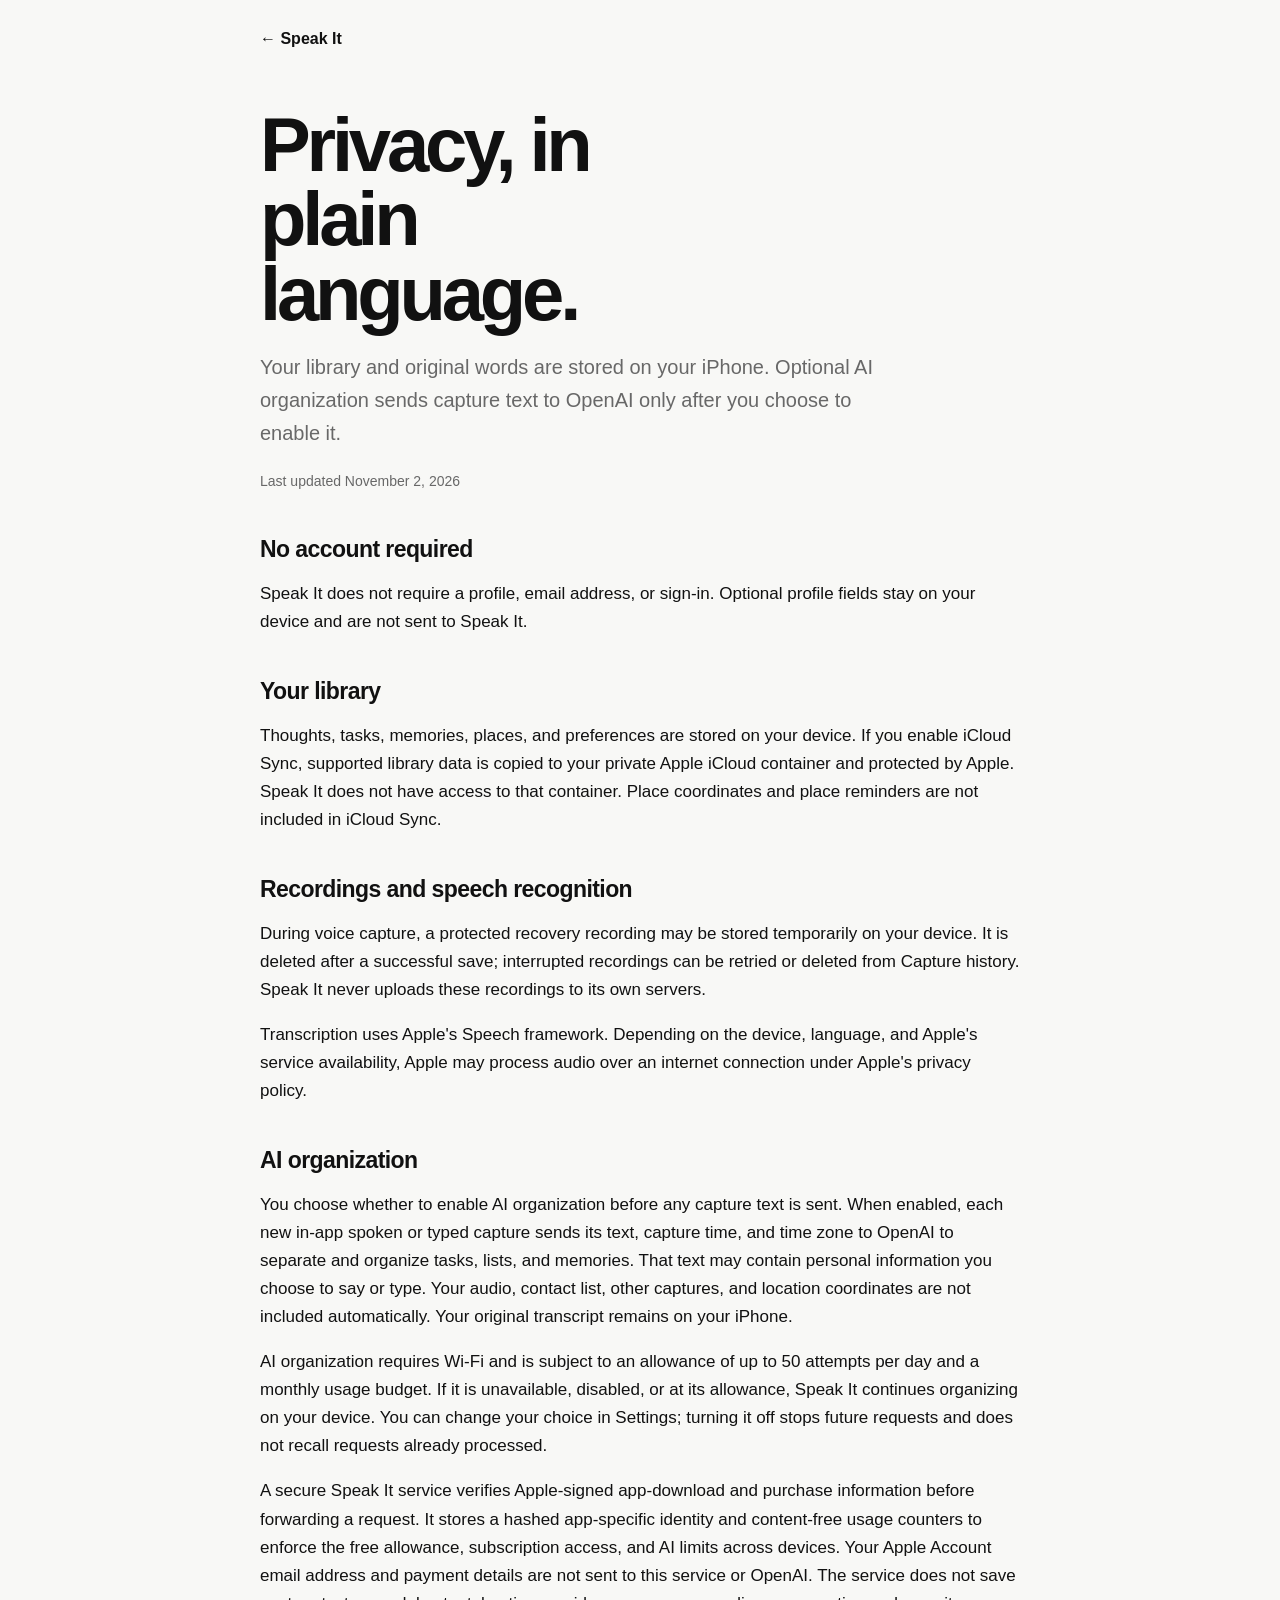
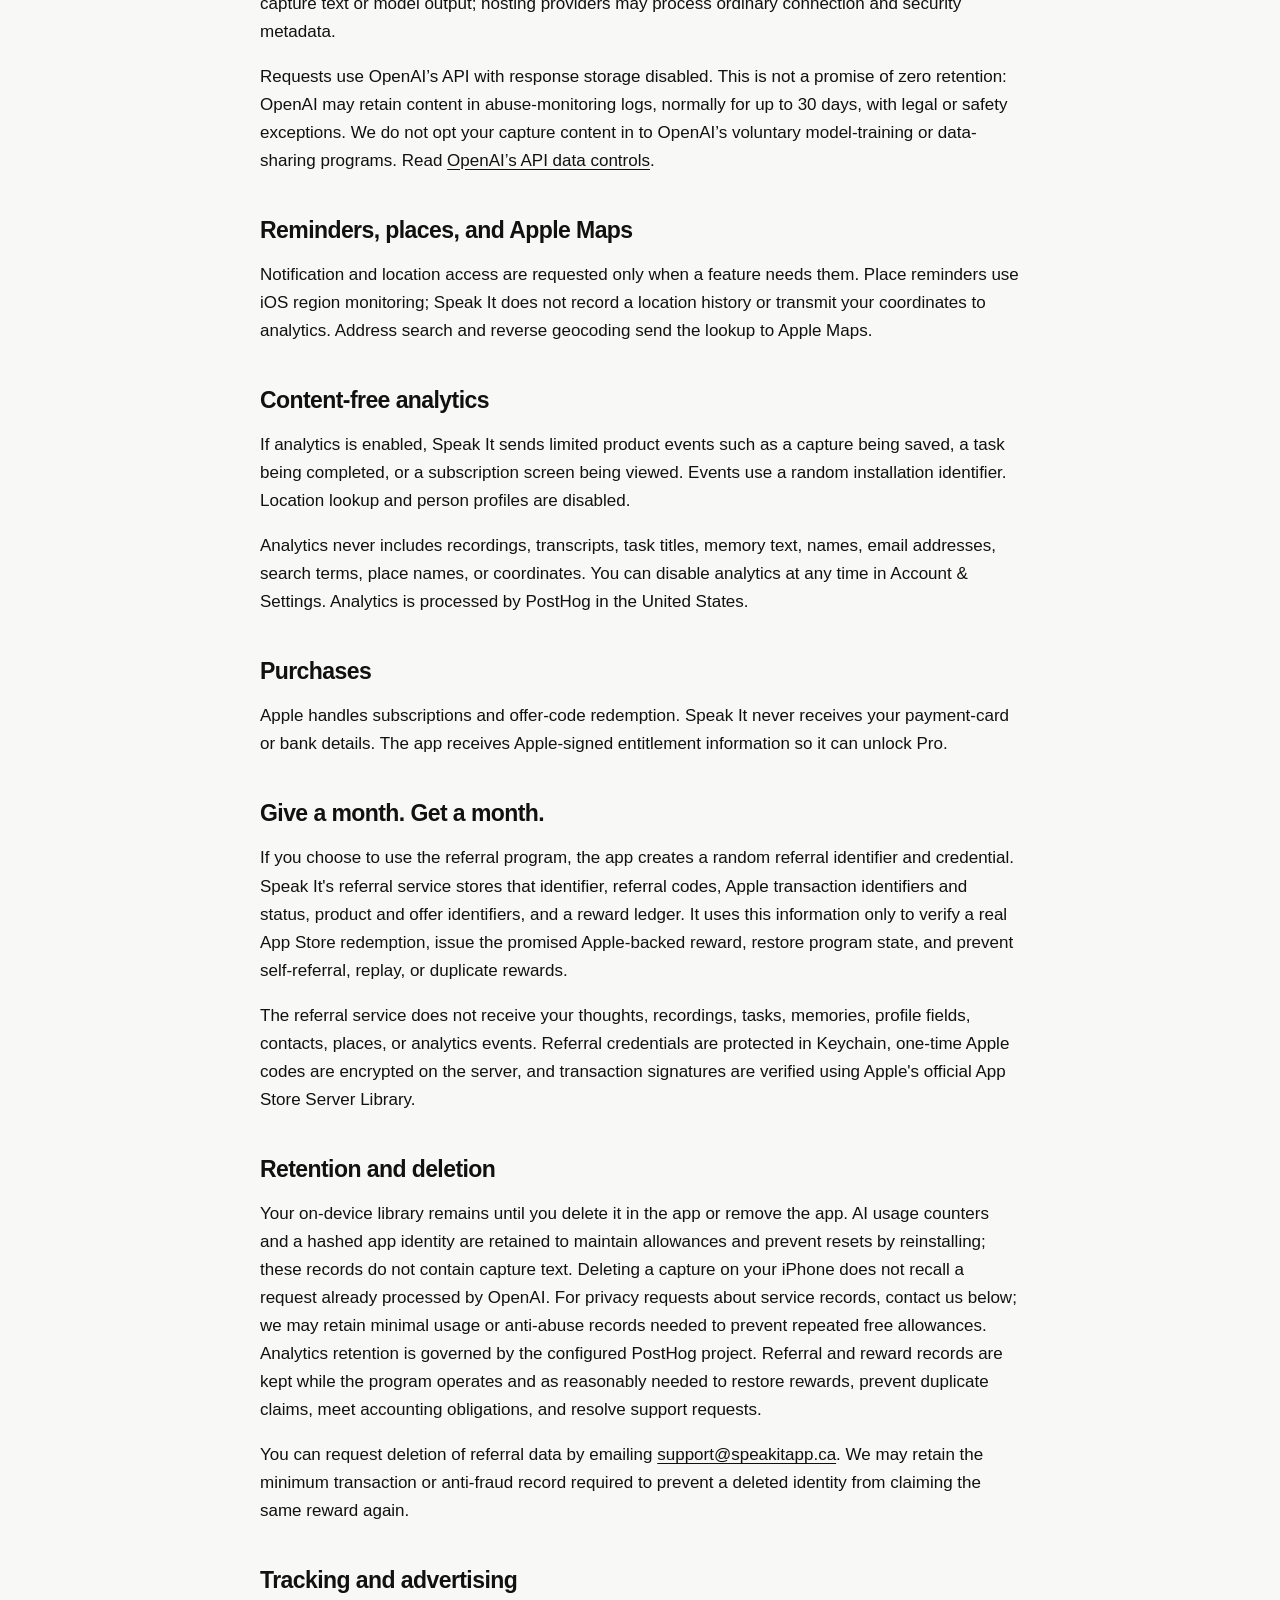
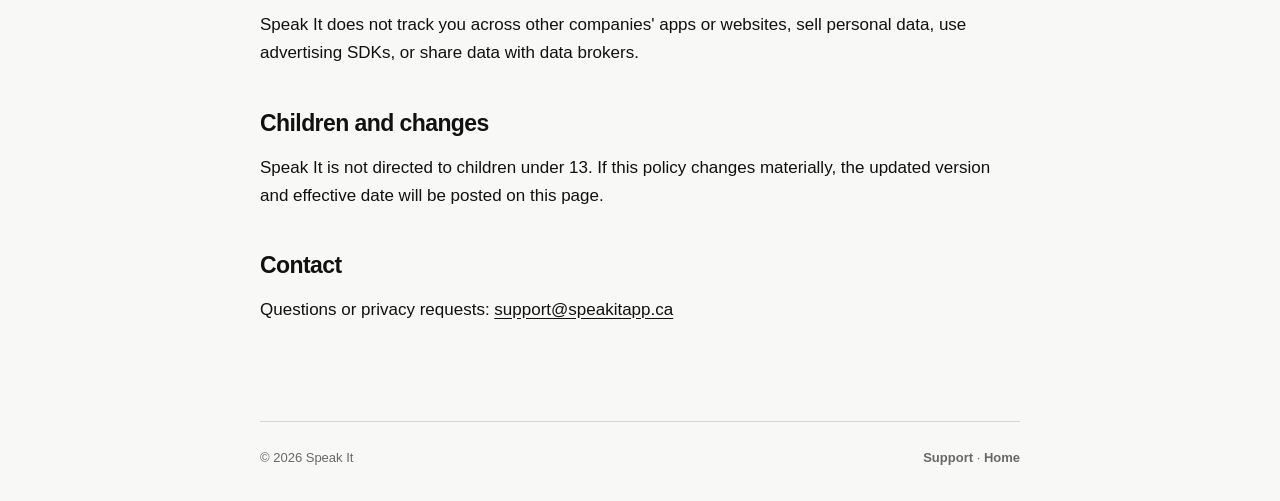
<file: privacy/index.html>
<!doctype html>
<html lang="en">
<head>
  <meta charset="utf-8">
  <meta name="viewport" content="width=device-width, initial-scale=1">
  <meta name="color-scheme" content="light">
  <title>Privacy Policy — Speak It</title>
  <meta name="description" content="How Speak It handles your library, recordings, analytics, purchases, and referrals.">
  <style>
    :root { color-scheme: light; font-family: -apple-system, BlinkMacSystemFont, "SF Pro Text", sans-serif; color: #111; background: #f8f8f6; }
    * { box-sizing: border-box; }
    body { margin: 0; }
    header, main, footer { width: min(100% - 40px, 760px); margin-inline: auto; }
    header { padding: 30px 0 60px; }
    header a, footer a { color: inherit; font-weight: 650; text-decoration: none; }
    main { padding-bottom: 80px; }
    h1 { max-width: 11ch; margin: 0 0 18px; font-size: clamp(44px, 9vw, 76px); line-height: .98; letter-spacing: -.055em; }
    h2 { margin: 42px 0 10px; font-size: 23px; letter-spacing: -.025em; }
    p, li { font-size: 17px; line-height: 1.65; }
    .lede, .meta { color: #686868; }
    .lede { max-width: 58ch; font-size: 20px; }
    .meta { font-size: 14px; }
    a { color: #111; text-underline-offset: 3px; }
    footer { display: flex; justify-content: space-between; gap: 20px; padding: 28px 0 calc(36px + env(safe-area-inset-bottom)); border-top: 1px solid #d6d6d6; color: #686868; font-size: 13px; }
    @media (max-width: 520px) { footer { flex-direction: column; } }
  </style>
</head>
<body>
  <header><a href="../">← Speak It</a></header>
  <main>
    <h1>Privacy, in plain language.</h1>
    <p class="lede">Your library and original words are stored on your iPhone. Optional AI organization sends capture text to OpenAI only after you choose to enable it.</p>
    <p class="meta">Last updated November 2, 2026</p>

    <h2>No account required</h2>
    <p>Speak It does not require a profile, email address, or sign-in. Optional profile fields stay on your device and are not sent to Speak It.</p>

    <h2>Your library</h2>
    <p>Thoughts, tasks, memories, places, and preferences are stored on your device. If you enable iCloud Sync, supported library data is copied to your private Apple iCloud container and protected by Apple. Speak It does not have access to that container. Place coordinates and place reminders are not included in iCloud Sync.</p>

    <h2>Recordings and speech recognition</h2>
    <p>During voice capture, a protected recovery recording may be stored temporarily on your device. It is deleted after a successful save; interrupted recordings can be retried or deleted from Capture history. Speak It never uploads these recordings to its own servers.</p>
    <p>Transcription uses Apple's Speech framework. Depending on the device, language, and Apple's service availability, Apple may process audio over an internet connection under Apple's privacy policy.</p>

    <h2>AI organization</h2>
    <p>You choose whether to enable AI organization before any capture text is sent. When enabled, each new in-app spoken or typed capture sends its text, capture time, and time zone to OpenAI to separate and organize tasks, lists, and memories. That text may contain personal information you choose to say or type. Your audio, contact list, other captures, and location coordinates are not included automatically. Your original transcript remains on your iPhone.</p>
    <p>AI organization requires Wi-Fi and is subject to an allowance of up to 50 attempts per day and a monthly usage budget. If it is unavailable, disabled, or at its allowance, Speak It continues organizing on your device. You can change your choice in Settings; turning it off stops future requests and does not recall requests already processed.</p>
    <p>A secure Speak It service verifies Apple-signed app-download and purchase information before forwarding a request. It stores a hashed app-specific identity and content-free usage counters to enforce the free allowance, subscription access, and AI limits across devices. Your Apple Account email address and payment details are not sent to this service or OpenAI. The service does not save capture text or model output; hosting providers may process ordinary connection and security metadata.</p>
    <p>Requests use OpenAI’s API with response storage disabled. This is not a promise of zero retention: OpenAI may retain content in abuse-monitoring logs, normally for up to 30 days, with legal or safety exceptions. We do not opt your capture content in to OpenAI’s voluntary model-training or data-sharing programs. Read <a href="https://developers.openai.com/api/docs/guides/your-data">OpenAI’s API data controls</a>.</p>

    <h2>Reminders, places, and Apple Maps</h2>
    <p>Notification and location access are requested only when a feature needs them. Place reminders use iOS region monitoring; Speak It does not record a location history or transmit your coordinates to analytics. Address search and reverse geocoding send the lookup to Apple Maps.</p>

    <h2>Content-free analytics</h2>
    <p>If analytics is enabled, Speak It sends limited product events such as a capture being saved, a task being completed, or a subscription screen being viewed. Events use a random installation identifier. Location lookup and person profiles are disabled.</p>
    <p>Analytics never includes recordings, transcripts, task titles, memory text, names, email addresses, search terms, place names, or coordinates. You can disable analytics at any time in Account &amp; Settings. Analytics is processed by PostHog in the United States.</p>

    <h2>Purchases</h2>
    <p>Apple handles subscriptions and offer-code redemption. Speak It never receives your payment-card or bank details. The app receives Apple-signed entitlement information so it can unlock Pro.</p>

    <h2>Give a month. Get a month.</h2>
    <p>If you choose to use the referral program, the app creates a random referral identifier and credential. Speak It's referral service stores that identifier, referral codes, Apple transaction identifiers and status, product and offer identifiers, and a reward ledger. It uses this information only to verify a real App Store redemption, issue the promised Apple-backed reward, restore program state, and prevent self-referral, replay, or duplicate rewards.</p>
    <p>The referral service does not receive your thoughts, recordings, tasks, memories, profile fields, contacts, places, or analytics events. Referral credentials are protected in Keychain, one-time Apple codes are encrypted on the server, and transaction signatures are verified using Apple's official App Store Server Library.</p>

    <h2>Retention and deletion</h2>
    <p>Your on-device library remains until you delete it in the app or remove the app. AI usage counters and a hashed app identity are retained to maintain allowances and prevent resets by reinstalling; these records do not contain capture text. Deleting a capture on your iPhone does not recall a request already processed by OpenAI. For privacy requests about service records, contact us below; we may retain minimal usage or anti-abuse records needed to prevent repeated free allowances. Analytics retention is governed by the configured PostHog project. Referral and reward records are kept while the program operates and as reasonably needed to restore rewards, prevent duplicate claims, meet accounting obligations, and resolve support requests.</p>
    <p>You can request deletion of referral data by emailing <a href="mailto:support@speakitapp.ca">support@speakitapp.ca</a>. We may retain the minimum transaction or anti-fraud record required to prevent a deleted identity from claiming the same reward again.</p>

    <h2>Tracking and advertising</h2>
    <p>Speak It does not track you across other companies' apps or websites, sell personal data, use advertising SDKs, or share data with data brokers.</p>

    <h2>Children and changes</h2>
    <p>Speak It is not directed to children under 13. If this policy changes materially, the updated version and effective date will be posted on this page.</p>

    <h2>Contact</h2>
    <p>Questions or privacy requests: <a href="mailto:support@speakitapp.ca">support@speakitapp.ca</a></p>
  </main>
  <footer><span>© 2026 Speak It</span><span><a href="../support/">Support</a> · <a href="../">Home</a></span></footer>
</body>
</html>
</file>
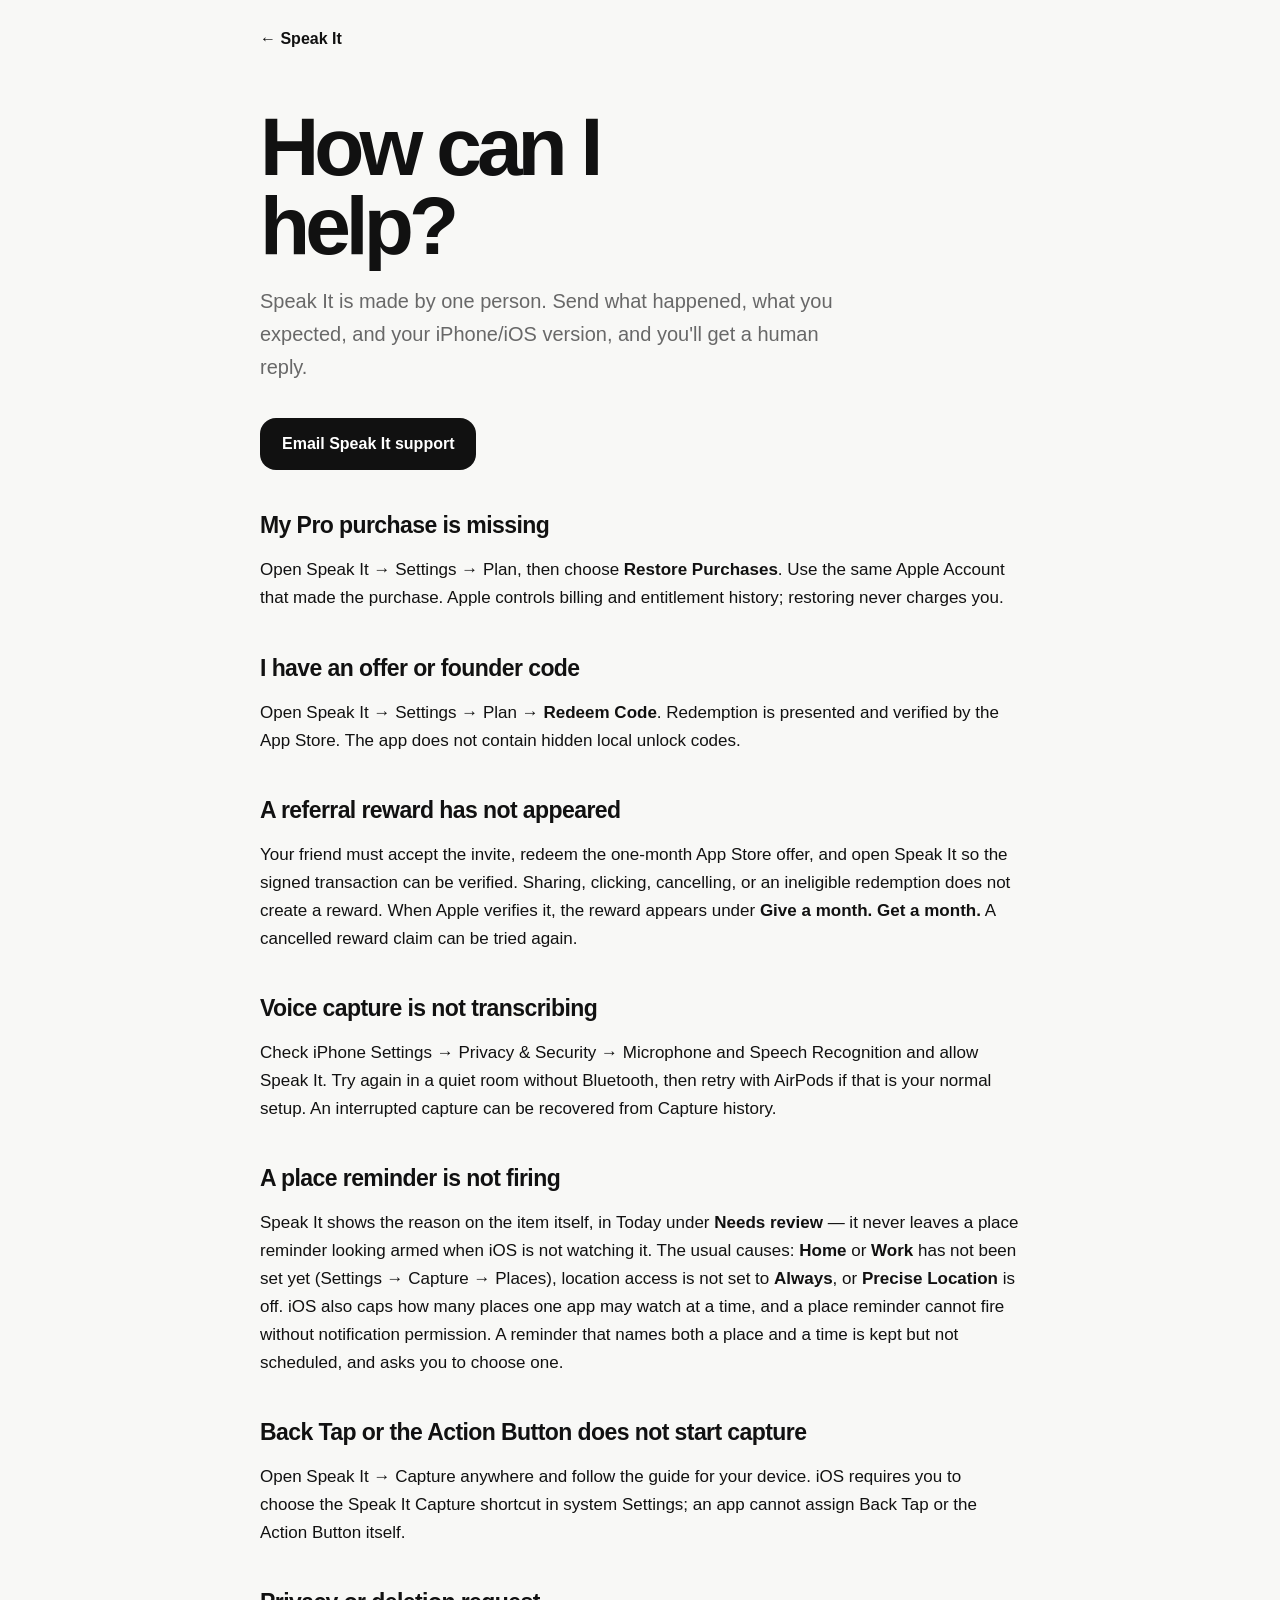
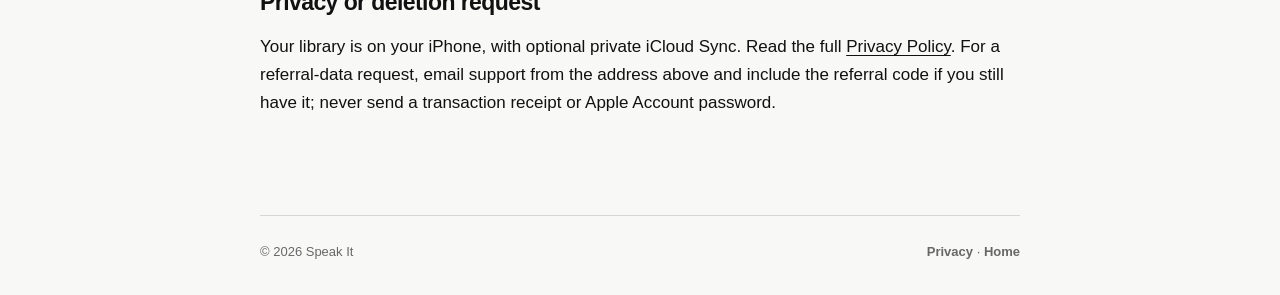
<file: support/index.html>
<!doctype html>
<html lang="en">
<head>
  <meta charset="utf-8">
  <meta name="viewport" content="width=device-width, initial-scale=1">
  <meta name="color-scheme" content="light">
  <title>Support — Speak It</title>
  <meta name="description" content="Help with Speak It capture, subscriptions, offer codes, referrals, and privacy.">
  <style>
    :root { color-scheme: light; font-family: -apple-system, BlinkMacSystemFont, "SF Pro Text", sans-serif; color: #111; background: #f8f8f6; }
    * { box-sizing: border-box; }
    body { margin: 0; }
    header, main, footer { width: min(100% - 40px, 760px); margin-inline: auto; }
    header { padding: 30px 0 60px; }
    header a, footer a { color: inherit; font-weight: 650; text-decoration: none; }
    main { padding-bottom: 80px; }
    h1 { max-width: 10ch; margin: 0 0 18px; font-size: clamp(48px, 10vw, 82px); line-height: .96; letter-spacing: -.06em; }
    h2 { margin: 42px 0 10px; font-size: 23px; letter-spacing: -.025em; }
    p { font-size: 17px; line-height: 1.65; }
    .lede { max-width: 52ch; color: #686868; font-size: 20px; }
    .contact { display: inline-grid; place-items: center; min-height: 52px; margin-top: 14px; padding: 0 22px; border-radius: 16px; color: #fff; background: #111; font-weight: 700; text-decoration: none; }
    a { color: #111; text-underline-offset: 3px; }
    footer { display: flex; justify-content: space-between; gap: 20px; padding: 28px 0 calc(36px + env(safe-area-inset-bottom)); border-top: 1px solid #d6d6d6; color: #686868; font-size: 13px; }
    @media (max-width: 520px) { footer { flex-direction: column; } }
  </style>
</head>
<body>
  <header><a href="../">← Speak It</a></header>
  <main>
    <h1>How can I help?</h1>
    <p class="lede">Speak It is made by one person. Send what happened, what you expected, and your iPhone/iOS version, and you'll get a human reply.</p>
    <a class="contact" href="mailto:support@speakitapp.ca?subject=Speak%20It%20support">Email Speak It support</a>

    <h2>My Pro purchase is missing</h2>
    <p>Open Speak It → Settings → Plan, then choose <strong>Restore Purchases</strong>. Use the same Apple Account that made the purchase. Apple controls billing and entitlement history; restoring never charges you.</p>

    <h2>I have an offer or founder code</h2>
    <p>Open Speak It → Settings → Plan → <strong>Redeem Code</strong>. Redemption is presented and verified by the App Store. The app does not contain hidden local unlock codes.</p>

    <h2>A referral reward has not appeared</h2>
    <p>Your friend must accept the invite, redeem the one-month App Store offer, and open Speak It so the signed transaction can be verified. Sharing, clicking, cancelling, or an ineligible redemption does not create a reward. When Apple verifies it, the reward appears under <strong>Give a month. Get a month.</strong> A cancelled reward claim can be tried again.</p>

    <h2>Voice capture is not transcribing</h2>
    <p>Check iPhone Settings → Privacy &amp; Security → Microphone and Speech Recognition and allow Speak It. Try again in a quiet room without Bluetooth, then retry with AirPods if that is your normal setup. An interrupted capture can be recovered from Capture history.</p>

    <h2>A place reminder is not firing</h2>
    <p>Speak It shows the reason on the item itself, in Today under <strong>Needs review</strong> — it never leaves a place reminder looking armed when iOS is not watching it. The usual causes: <strong>Home</strong> or <strong>Work</strong> has not been set yet (Settings → Capture → Places), location access is not set to <strong>Always</strong>, or <strong>Precise Location</strong> is off. iOS also caps how many places one app may watch at a time, and a place reminder cannot fire without notification permission. A reminder that names both a place and a time is kept but not scheduled, and asks you to choose one.</p>

    <h2 id="quick-capture">Back Tap or the Action Button does not start capture</h2>
    <p>Open Speak It → Capture anywhere and follow the guide for your device. iOS requires you to choose the Speak It Capture shortcut in system Settings; an app cannot assign Back Tap or the Action Button itself.</p>

    <h2>Privacy or deletion request</h2>
    <p>Your library is on your iPhone, with optional private iCloud Sync. Read the full <a href="../privacy/">Privacy Policy</a>. For a referral-data request, email support from the address above and include the referral code if you still have it; never send a transaction receipt or Apple Account password.</p>
  </main>
  <footer><span>© 2026 Speak It</span><span><a href="../privacy/">Privacy</a> · <a href="../">Home</a></span></footer>
</body>
</html>
</file>
<file: assets/conversion.css>
/* Speak It: a thought becomes something useful. No external fonts or assets. */
:root{color-scheme:light;--bg:#f8f8f6;--bg-rgb:248 248 246;--paper:#fff;--ink:#101010;--ink-rgb:16 16 16;--muted:#60615f;--line:#d8d9d5;--on-ink:#fff;--gutter:clamp(20px,4vw,64px);--ease:cubic-bezier(.2,.75,.25,1);font-family:-apple-system,BlinkMacSystemFont,"SF Pro Display","Segoe UI",sans-serif;font-size:100%;scroll-padding-top:100px}
*{box-sizing:border-box}body{margin:0;background:var(--bg);color:var(--ink);font-size:1rem;line-height:1.6;-webkit-font-smoothing:antialiased}h1,h2,h3,p,figure,dl,dd{margin:0}h1,h2,h3{line-height:1.08;font-weight:600}h1,h2{letter-spacing:-.055em}h3{letter-spacing:-.025em}a{color:inherit;text-underline-offset:4px}button,input{font:inherit}button,a{touch-action:manipulation}button{color:inherit;cursor:pointer}img,svg{display:block;max-width:100%}[hidden]{display:none!important}a:focus-visible,button:focus-visible,input:focus-visible,summary:focus-visible,[tabindex]:focus-visible{outline:2px solid var(--ink);outline-offset:5px}.sr-only{position:absolute;width:1px;height:1px;padding:0;margin:-1px;overflow:hidden;clip-path:inset(50%);white-space:nowrap}.skip-link{position:absolute;left:20px;top:-100px;padding:12px 20px;background:var(--ink);color:var(--on-ink);z-index:100}.skip-link:focus{top:12px}.shell{width:min(100% - var(--gutter)*2,1160px);margin-inline:auto}.topbar{position:sticky;top:0;z-index:30;background:rgb(248 248 246 / .94);border-bottom:1px solid rgb(216 217 213 / .65);backdrop-filter:blur(16px)}.topbar__inner{min-height:80px;margin:auto;padding:12px max(var(--gutter),env(safe-area-inset-right));display:flex;align-items:center;justify-content:space-between;gap:20px}

/* The wordmark is the page's own typeface. The mark stays drawn; the name is
   set in the same family, weight and tracking as everything else on the page,
   so the two read as one object instead of as a logo with a caption. */
.wordmark{display:flex;align-items:center;gap:9px;min-height:44px;text-decoration:none;flex-shrink:0}.wordmark__glyph{width:20px;height:20px;flex-shrink:0}.wordmark__name{font-size:1.0625rem;font-weight:600;letter-spacing:-.03em;line-height:1}

.topbar nav,.footer nav{display:flex;align-items:center;gap:26px}.nav-link{font-size:.875rem;text-decoration:none;min-height:44px;display:inline-flex;align-items:center}.nav-link:hover,.text-link:hover{text-decoration:underline}.button{display:inline-flex;align-items:center;justify-content:center;gap:16px;min-height:52px;padding:13px 23px;border-radius:999px;border:1px solid transparent;font-size:.9375rem;font-weight:550;text-decoration:none;line-height:1.3;transition:background .2s,transform .2s}.button--dark{background:var(--ink);color:var(--on-ink)}.button--dark:hover{background:#343532;transform:translateY(-1px)}.button--small{min-height:44px;padding:10px 19px;font-size:.875rem}.button--text{padding-inline:0;background:none}.button--text:hover{text-decoration:underline}.button span[aria-hidden]{font-size:1.1em}.eyebrow{font-size:.75rem;font-weight:550;text-transform:uppercase;letter-spacing:.16em;line-height:1.6;color:var(--muted)}

/* ============================== the opening ==============================
   One centred message with a day's worth of unsorted thoughts turning around
   it. `.orbit` is the ring, `.hero__wash` is a disc of paper over it, so a
   thought passing behind the copy dissolves instead of colliding with it, and
   `.hero__orb` is the indicator the ring comes out of, sitting in the break in
   the headline. Every bubble's transform is written by conversion.js. */
.hero{position:relative;isolation:isolate;text-align:center;display:flex;flex-direction:column;align-items:center;padding:78px var(--gutter) 88px;min-height:min(800px,86svh);justify-content:center;overflow:visible;/* the wash is wider than a phone on purpose; clipping it sideways stops Safari zooming the page out to fit it */overflow-x:clip}
.orbit{background:radial-gradient(ellipse at 17% 40%,rgb(204 218 218 / .28),transparent 32%),radial-gradient(ellipse at 85% 58%,rgb(221 225 211 / .32),transparent 30%);position:absolute;inset:0;z-index:0;display:grid;place-items:center;pointer-events:none}
.hero__wash{position:absolute;inset:0;z-index:1;pointer-events:none;background:radial-gradient(32% 34% at 50% 50%,rgb(var(--bg-rgb)) 0 70%,rgb(var(--bg-rgb) / .55) 88%,rgb(var(--bg-rgb) / 0) 100%)}
.hero__copy{position:relative;z-index:2;width:min(100%,760px)}
.hero__copy>.eyebrow{display:inline-flex;align-items:center;gap:9px;margin-bottom:20px}
.status-dot{width:6px;height:6px;background:#7d8177;border-radius:50%}
h1{font-size:clamp(2.7rem,5.4vw,4.6rem);line-height:1.02;display:flex;flex-direction:column;align-items:center;gap:6px}
.hero__line{display:block}
.hero__orb{display:grid;place-items:center;margin-block:-5px}
.hero__sub{margin-top:26px;font-size:1.125rem;line-height:1.65;color:var(--muted);max-width:44ch;margin-inline:auto}.hero__sub span{color:var(--ink);white-space:nowrap}
.hero__actions{display:flex;gap:22px;align-items:center;flex-wrap:wrap;justify-content:center;margin-top:30px}
.action-note{font-size:.8125rem;color:var(--muted);max-width:46ch;line-height:1.55;margin:12px auto 0}
.hero__trust{margin-top:24px;font-size:.875rem;color:var(--muted);display:flex;flex-wrap:wrap;gap:10px;justify-content:center}

/* ------------------------------------------------ the listening indicator --
   The app's Ink drop: one drop of ink, drawn by conversion.js, whose edge
   ripples with the voice and goes almost still between phrases. Its colour is
   the page's ink, so it is black on light and white on dark, like the app. */
.orb{--u:clamp(64px,7vw,92px);position:relative;display:grid;place-items:center;width:var(--u);height:var(--u)}
.orb__halo{position:absolute;width:calc(var(--u) * 1.5);aspect-ratio:1;border-radius:50%;background:radial-gradient(circle,rgb(var(--bg-rgb)) 0 34%,rgb(var(--bg-rgb) / .88) 46%,rgb(var(--bg-rgb) / 0) 58%)}
.orb__drop{position:relative;width:calc(var(--u) * 1.18);height:calc(var(--u) * 1.18);margin:calc(var(--u) * -.09);color:var(--ink)}
.mic-glyph rect{transform-origin:center;transform-box:fill-box}

/* ------------------------------------------------------- the thought ring --
   Liquid glass, in the one place on the page where there is something moving
   behind it to refract. Solid paper is the fallback everywhere the material is
   unavailable or unwanted, so the ring never turns into unreadable haze. */
.bubble{grid-area:1/1;/* conversion.js owns transform and opacity; hidden until
    it writes them, so a page whose script never runs shows the hero alone
    rather than fourteen thoughts stacked on the headline */opacity:0;will-change:transform}
.bubble span{position:relative;display:block;padding:8px 15px 9px;border-radius:999px;border:1px solid rgb(255 255 255 / .95);background:linear-gradient(150deg,rgb(255 255 255 / .94),rgb(232 238 235 / .52) 52%,rgb(255 255 255 / .8));box-shadow:inset 0 1px 0 rgb(255 255 255 / .95),inset 0 -1px 1px rgb(255 255 255 / .55),0 1px 2px rgb(var(--ink-rgb) / .05),0 14px 30px -6px rgb(var(--ink-rgb) / .13);font-size:.875rem;line-height:1.35;color:#43453f;white-space:nowrap}
@supports (backdrop-filter:blur(2px)) or (-webkit-backdrop-filter:blur(2px)){
  .bubble span{-webkit-backdrop-filter:blur(13px) saturate(180%);backdrop-filter:blur(13px) saturate(180%)}
}
/* the specular edge: a light that runs along the top-left of the capsule the
   way it does on a real piece of glass, drawn as a border rather than a fill */
.bubble span::before{content:"";position:absolute;inset:0;border-radius:inherit;padding:1px;background:linear-gradient(140deg,rgb(255 255 255 / .95),rgb(255 255 255 / 0) 46%,rgb(255 255 255 / .5));-webkit-mask:linear-gradient(#000 0 0) content-box,linear-gradient(#000 0 0);-webkit-mask-composite:xor;mask:linear-gradient(#000 0 0) content-box,linear-gradient(#000 0 0);mask-composite:exclude;pointer-events:none}
.hero.is-offscreen .orbit{visibility:hidden}

.section{padding-block:76px}.section-head{display:grid;grid-template-columns:1.2fr 1fr;gap:60px;align-items:end;margin-bottom:35px}.section-head>.section-description,.section-head>p{max-width:38ch;color:var(--muted);font-size:1.0625rem}.section-head .eyebrow{margin-bottom:12px}h2{font-size:clamp(2rem,3.4vw,3.1rem)}h3{font-size:1.35rem}

/* ================================ try it =================================
   The examples are the fast path and work in every browser. The field carries
   both other ways in one control: type, or press the microphone where the
   browser has one. */
.demo-section{position:relative;background:linear-gradient(var(--bg),#fff 180px);border:0;padding-top:clamp(64px,8vw,110px)}
.demo{display:grid;grid-template-columns:1fr 1fr;gap:48px;align-items:start}.demo__input-side{min-width:0}
.examples{display:grid;gap:9px}
.example{display:grid;gap:2px;width:100%;padding:14px 18px;border:1px solid var(--line);border-radius:15px;text-align:left;background:var(--bg);transition:border-color .2s,background .2s,transform .2s;line-height:1.45}
.example__type{font-size:.75rem;color:var(--muted)}
.example__text{font-size:.9375rem;font-weight:500}
.example:hover{border-color:#92968f;transform:translateY(-1px)}
.example.is-selected{background:#edeeea;border-color:#777c72}
.demo-form{margin-top:26px}.demo-form label{display:block;font-size:.875rem;font-weight:500;margin-bottom:9px}

/* One bar: the words, the microphone, and the way out. The microphone sits
   inside the field, which is where a phone keyboard puts one. */
.field-bar{display:flex;align-items:center;gap:6px;padding:5px 5px 5px 6px;background:white;border:1px solid #b9bdb5;border-radius:16px;transition:border-color .2s,box-shadow .2s}
.field-bar:focus-within{border-color:#6f736c;box-shadow:0 0 0 3px rgb(var(--ink-rgb) / .06)}
.field-bar input{flex:1;min-width:0;border:0;background:none;padding:12px 4px 12px 8px;font-size:1rem;color:var(--ink)}
.field-bar input:focus{outline:none}.field-bar input::placeholder{color:#71746c}
.field-bar__mic{display:inline-flex;align-items:center;gap:7px;min-height:44px;padding:0 14px;border:0;border-radius:12px;background:#f0f1ed;font-size:.875rem;font-weight:500;transition:background .2s,color .2s}
.field-bar__mic:hover{background:#e4e6e0}
.field-bar__mic[aria-pressed=true]{background:var(--ink);color:var(--on-ink)}
.field-bar__mic[aria-pressed=true] rect{animation:wave .65s ease-in-out infinite;animation-delay:calc(var(--n) * -.09s)}
.mic-glyph svg{width:21px;height:18px}
.field-bar__go{min-height:44px;padding-inline:19px;border-radius:12px;gap:0}
.voice-status{font-size:.8125rem;color:var(--muted);line-height:1.5;margin-top:10px;min-height:1.5em}
.micro-note{font-size:.8125rem;line-height:1.6;color:var(--muted)}#speech-note{margin-top:12px;max-width:62ch}

.demo-result{padding:28px;background:var(--bg);border:1px solid var(--line);border-radius:20px;min-width:0;scroll-margin-block:100px 24px}.demo-result h3{font-size:1.9rem;margin-top:7px;letter-spacing:-.04em}.result-summary{color:var(--muted);font-size:.9375rem;margin-top:8px;min-height:3em}.demo-result .saved-row{margin-top:20px}
.saved-row{background:var(--paper);border:1px solid #e2e3de;border-radius:18px;padding:16px 19px;box-shadow:0 2px 3px #00000002,0 16px 26px -15px #00000020}.saved-row__head{display:flex;justify-content:space-between;gap:12px;align-items:center;border-bottom:1px solid var(--line);padding-bottom:9px;margin-bottom:12px;color:var(--muted);font-size:.8125rem}.saved-row__body{display:flex;gap:12px;align-items:center;min-width:0}.saved-row__body>div{min-width:0}.saved-row strong{display:block;font-size:1.0625rem;line-height:1.45;font-weight:550;overflow-wrap:anywhere}.task-circle{display:block;width:18px;height:18px;border:1.5px solid #747872;border-radius:50%;flex-shrink:0}.task-circle--memory{border-radius:5px;position:relative}.task-circle--memory::after{content:"";position:absolute;inset:4px 3px;border-top:1px solid;border-bottom:1px solid}.row-detail{display:block;color:var(--muted);font-size:.875rem;line-height:1.5;margin-top:2px;overflow-wrap:anywhere}
.original{margin-top:24px}.original>.eyebrow{font-size:.6875rem}.original p{margin-top:7px;font-size:1rem;line-height:1.5;overflow-wrap:anywhere}.result-caveat{font-size:.8125rem;color:var(--muted);margin-top:18px}.result-next{margin-top:22px;padding-top:18px;border-top:1px solid var(--line)}.result-next p{font-size:.875rem}.result-next .button{font-size:.875rem;min-height:44px;padding-block:8px}
.demo-scope{font-size:.8125rem;line-height:1.6;color:var(--muted);max-width:95ch;margin:25px auto 0;text-align:center}.demo-result.is-new .saved-row{animation:land .35s var(--ease)}.notice{padding:16px;border:1px solid var(--line);border-radius:10px;margin-bottom:20px}

/* ============================== the screens ==============================
   The whole screen, in a whole phone. A frame cut off at the bottom asks the
   reader to take the rest on trust; these are the app's real screens and there
   is no reason not to show all of one. */
.app-grid{display:grid;grid-template-columns:1fr 1fr;gap:28px}
.app-feature{background:#eeefeb;border-radius:22px;padding:30px;overflow:hidden;border:1px solid #e3e5df}
.feature-number{font-size:.8125rem;color:var(--muted)}.app-feature h3{font-size:1.55rem;margin-top:10px}.app-feature figcaption p{color:var(--muted);margin-top:10px;max-width:35ch;font-size:1rem}
.screenshot-frame{width:min(262px,100%);margin:34px auto 6px;padding:7px;border-radius:44px;background:linear-gradient(158deg,#43443f,#171816 38%,#303129);box-shadow:0 1px 2px rgb(0 0 0 / .28),0 26px 46px -20px rgb(0 0 0 / .45),inset 0 0 0 1px rgb(255 255 255 / .1)}
.screenshot-frame img{width:100%;height:auto;border-radius:37px;background:white}
.screens-note{font-size:.8125rem;color:var(--muted);text-align:center;margin-top:17px}

.access-section{background:white;border-block:1px solid var(--line)}.access-layout{display:grid;grid-template-columns:1fr 1fr;gap:90px}.access-layout .eyebrow{margin-bottom:14px}.section-description{color:var(--muted);margin-top:20px;font-size:1.0625rem;max-width:34ch}.text-link{display:inline-flex;gap:15px;align-items:center;min-height:44px;text-decoration:none;font-size:.9375rem}.access-layout .text-link{margin-top:20px}.access-options article{display:flex;gap:20px;padding:22px 0;border-top:1px solid var(--line)}.access-options article:first-child{padding-top:0;border-top:0}.access-number{font-size:.8125rem;color:var(--muted);padding-top:4px}.access-options article p{color:var(--muted);font-size:1rem;margin-top:8px}.access-options details{border-top:1px solid var(--line);margin-bottom:10px}.access-options ul{list-style:none;margin:0;padding:0 0 16px}.access-options li{display:grid;gap:3px;margin-bottom:14px;font-size:.875rem}.access-options li span{color:var(--muted)}
summary{list-style:none;display:flex;justify-content:space-between;gap:22px;padding-block:20px;cursor:pointer;min-height:44px;font-weight:500}summary::-webkit-details-marker{display:none}summary>span{font-weight:400;color:var(--muted);font-size:1.3rem;line-height:1.2;transition:transform .2s}details[open]>summary>span{transform:rotate(45deg)}

.trust-grid{display:grid;grid-template-columns:repeat(3,1fr);gap:38px}.trust-grid h3{font-size:1.25rem}.trust-grid p{color:var(--muted);margin-top:14px;font-size:.9375rem}.maker-note{border-top:1px solid var(--line);margin-top:42px;padding-top:25px;display:flex;align-items:center;justify-content:space-between;gap:30px}.maker-note p{color:var(--muted);font-size:.9375rem}.maker-note strong{font-weight:500;color:var(--ink)}
.pricing-section{background:var(--bg);border-block:1px solid var(--line)}.plans{display:grid;grid-template-columns:1fr 1fr;gap:24px}.plan{padding:30px;background:#eeefeb;border:1px solid #d7dbd1;border-radius:18px}.plan--pro{background:white}.plan__heading{display:flex;align-items:center;justify-content:space-between;gap:10px;flex-wrap:wrap}.plan-tag{font-size:.75rem;background:#ebeee6;border-radius:999px;padding:4px 10px;color:#4c5345}.price{font-size:2.35rem;letter-spacing:-.045em;font-weight:550;line-height:1.3}.plan>.price{margin-top:17px}.price-options{display:grid;grid-template-columns:1fr 1fr;margin-top:17px;border:1px solid var(--line);border-radius:14px}.price-options p{padding:14px 16px 13px;min-width:0}.price-options p+p{border-left:1px solid var(--line)}.price-options p>span{display:block}.price-options p>.price-label{font-size:.8125rem;font-weight:550;color:var(--ink)}.price-options p>.price{font-size:2.1rem;line-height:1.25;margin-top:4px}.price-options p>span:last-child{font-size:.8125rem;color:var(--muted)}.price-was{margin-left:6px;font-weight:400;color:var(--muted)}.sale-tag{display:inline-block;margin-top:12px;padding:5px 11px;border-radius:999px;background:var(--ink);color:var(--on-ink);font-size:.8125rem;font-weight:500}.plan h3{font-size:1.15rem;margin-top:22px}.plan ul{padding-left:19px;margin:14px 0 0;font-size:.9375rem;color:var(--muted)}.plan li{padding:4px 0}.plan .micro-note{margin-top:18px}.pricing-note{color:var(--muted);font-size:.8125rem;margin-top:20px}
.faq-section{display:grid;grid-template-columns:.85fr 1.15fr;gap:75px}.faq-section .eyebrow{margin-bottom:12px;max-width:25ch}.faq details{border-top:1px solid var(--line)}.faq details:last-child{border-bottom:1px solid var(--line)}.faq summary{font-size:1rem;line-height:1.5}.faq details p{padding:0 28px 23px 0;font-size:.9375rem;color:var(--muted)}
.closing{background:#171916;color:#fff;text-align:center}.closing h2{font-size:clamp(2.2rem,4vw,3.6rem);margin-top:18px}.closing .eyebrow{color:#b9bfb3}.closing h2+p{margin:20px 0 23px;color:#c5cabe}.closing .button{background:#f8f8f6;color:#101010}.closing .button:hover{background:#e5e9df}.closing .action-note{margin:16px auto 0;color:#bac1b3;max-width:50ch}.email-fallback{font-size:.8125rem;max-width:62ch;color:#bac1b3;line-height:1.6;margin:15px auto 0}.closing a:focus-visible{outline-color:white}
.footer{padding-block:30px max(32px,env(safe-area-inset-bottom));display:flex;align-items:center;justify-content:space-between;gap:30px;flex-wrap:wrap}.footer nav a{min-height:44px;display:flex;align-items:center;font-size:.875rem;text-decoration:none}.footer nav a:hover{text-decoration:underline}.footer>p{width:100%;color:var(--muted);font-size:.75rem;line-height:1.6;border-top:1px solid var(--line);padding-top:17px}.button[aria-disabled=true]{opacity:.6;pointer-events:none}

@keyframes wave{50%{transform:scaleY(.45)}}
@keyframes land{from{transform:translateY(5px);opacity:.65}to{transform:translateY(0);opacity:1}}
.motion-paused *{animation-play-state:paused!important}

@media(min-width:1440px){.hero{padding-block:88px 96px;min-height:min(860px,88svh)}.hero__copy{width:min(100%,800px)}.section{padding-block:84px}}
@media(max-width:1000px){.hero__wash{inset:-2% -14%}.section-head{gap:35px}.demo{gap:24px}.demo-result{padding:24px}.access-layout{gap:45px}.faq-section{gap:40px}.section-head>.section-description,.section-head>p{font-size:1rem}}
@media(max-width:760px){
  :root{--gutter:22px;scroll-padding-top:85px}
  .topbar__inner{min-height:72px;padding-block:10px}.nav-link{display:none}.topbar nav{gap:0}.button--small{padding:10px 15px}.wordmark__name{font-size:1rem}.wordmark__glyph{width:18px}
  .hero{padding-block:88px 84px;min-height:0}.orb{--u:64px}h1{font-size:clamp(2.5rem,11.4vw,3.7rem)}.hero__copy>.eyebrow{margin-bottom:16px}.hero__sub{margin-top:20px;font-size:1.0625rem;max-width:32ch}.hero__actions{margin-top:24px;gap:16px}.hero__trust{margin-top:18px}.hero__wash{inset:-2% -30%}
  /* A bubble is the same size on a phone as on a desktop while the screen is a
     third of the width, so every other one is dropped rather than shrunk to
     illegibility. The ring is still a ring; there is just more air in it. */
  .bubble span{font-size:.8125rem;padding:7px 13px}
  /* the two rows run off both edges; fade them there instead of cutting them */
  .orbit{-webkit-mask-image:linear-gradient(90deg,transparent,#000 14%,#000 86%,transparent);mask-image:linear-gradient(90deg,transparent,#000 14%,#000 86%,transparent)}
  .section{padding-block:48px}.section-head{display:block;margin-bottom:26px}.section-head>p{margin-top:15px;max-width:45ch}h2{font-size:2.05rem}
  .demo{grid-template-columns:1fr;gap:22px}.demo-result{scroll-margin-top:88px}.demo-result h3{font-size:1.7rem}.result-summary{min-height:0}.demo-result .saved-row{margin-top:17px}.demo-result .original{margin-top:19px}.result-next{margin-top:18px;padding-top:12px}.demo-scope{text-align:left;margin-top:19px}.example{padding:12px 15px}.demo-form{margin-top:20px}
  .field-bar{flex-wrap:wrap;gap:8px;padding:8px}.field-bar input{flex-basis:100%;min-height:44px;padding:8px 6px}.field-bar__mic{flex:1;justify-content:center}.field-bar__go{flex:1}
  .app-grid{gap:20px;grid-template-columns:1fr}.app-feature{padding:26px 25px}.screenshot-frame{width:min(238px,100%);margin-top:28px}.app-feature figcaption p{max-width:36ch}
  .access-layout{grid-template-columns:1fr;gap:30px}.section-description{max-width:40ch}.access-options article{padding-block:20px}

  .trust-grid{grid-template-columns:1fr;gap:28px}.trust-grid p{margin-top:9px;font-size:1rem}.maker-note{align-items:start;flex-direction:column;gap:12px;margin-top:32px;padding-top:23px}
  .plans{grid-template-columns:1fr;gap:17px}.plan{padding:25px}
  .faq-section{grid-template-columns:1fr;gap:25px}.faq-section .eyebrow{max-width:none}.closing h2{font-size:2.35rem}
  .footer{gap:18px}.footer nav{gap:22px;flex-wrap:wrap}.footer .wordmark{width:100%}.footer>p{margin-top:0}.action-note{max-width:43ch}
}
@media(max-width:760px) and (max-height:700px){.hero{padding-top:64px}}
@media(max-width:360px){:root{--gutter:18px}.hero__actions{gap:4px 16px}.hero__actions .button--text{min-height:44px;padding-block:6px}.bubble span{font-size:.875rem}.saved-row{padding:14px}.demo-result{padding:20px}.topbar .button span{display:none}.hero__trust{font-size:.8125rem;gap:7px}.footer nav{gap:17px}.price-options p{padding:12px}.price-options p>.price{font-size:1.75rem}}

/* A personal invitation, kept separate from product promises. */
.maker-section{padding-bottom:76px}.maker-card{display:flex;align-items:center;gap:28px;padding:36px;border:1px solid #e0e3dc;border-radius:28px;background:linear-gradient(130deg,#fff,#f0f2ed);box-shadow:0 12px 38px -28px #242c2540}.maker-avatar{display:grid;place-items:center;width:64px;height:64px;flex-shrink:0;border-radius:50%;font-size:1.5rem;background:#e4e9df;border:1px solid #d1d9ca;color:#45503d}.maker-copy{flex:1}.maker-copy h2{font-size:1.65rem;letter-spacing:-.035em;margin-top:8px}.maker-copy>p:last-child{max-width:57ch;margin-top:12px;color:var(--muted);font-size:1rem}.maker-contact{flex-shrink:0;background:#fff;border-color:#cfd5c8}.faq summary>span{display:grid;place-items:center;flex-shrink:0;width:28px;height:28px;border-radius:50%;background:#eceee8;font-size:1.1rem}.faq details[open] summary{color:#35432b}.faq details p{font-size:1rem;max-width:60ch}.download-dialog{width:min(460px,calc(100% - 32px));max-height:calc(100svh - 32px);overflow:auto;padding:42px 30px 30px;border:1px solid #fff;border-radius:28px;background:var(--bg);color:var(--ink);box-shadow:0 30px 90px #0003}.download-dialog::backdrop{background:rgb(21 26 22 / .35);backdrop-filter:blur(6px)}.download-dialog h2{font-size:2.2rem;margin:14px 0 18px}.download-dialog>p:not(.eyebrow){color:var(--muted);line-height:1.6}.download-dialog>.button{display:flex;margin-top:24px}.download-dialog>.text-link{display:flex;justify-content:center;margin-top:10px}.download-dialog>.micro-note{margin-top:8px;text-align:center}.dialog-close{position:absolute;right:10px;top:8px;width:44px;height:44px;border:0;border-radius:50%;font-size:1.7rem;background:none}body:has(.download-dialog[open]){overflow:hidden}
@media(max-width:760px){.maker-section{padding-bottom:48px}.maker-card{flex-wrap:wrap;align-items:flex-start;padding:26px;gap:18px}.maker-avatar{width:48px;height:48px;font-size:1.2rem}.maker-copy{flex-basis:calc(100% - 66px)}.maker-contact{margin-left:66px}}
@media(max-width:360px){.maker-contact{margin-left:0}.maker-copy{flex-basis:100%}}

@media(prefers-reduced-motion:reduce){*,*::before,*::after{animation:none!important;transition:none!important;scroll-behavior:auto!important}}
/* Glass needs something moving behind it to be worth its cost. Where the
   reader has asked for less of it, or the browser cannot draw it, the thoughts
   are paper — the same paper the rest of the page is made of. */
@media(prefers-reduced-transparency:reduce){.topbar{background:var(--bg);backdrop-filter:none}.bubble span{background:linear-gradient(160deg,#fff 10%,#f3f4f1);border-color:#dedfda;-webkit-backdrop-filter:none;backdrop-filter:none}.bubble span::before{display:none}.bubble span::after{background:#f5f6f3;border-color:#dedfda}}
@media(prefers-contrast:more){:root{--muted:#333;--line:#888}.bubble span{background:#fff;border-color:#777;color:#333;-webkit-backdrop-filter:none;backdrop-filter:none}.bubble span::before{display:none}.bubble span::after{background:#fff;border-color:#777}.example.is-selected{border:2px solid #101010}.topbar{background:var(--bg)}}
@media print{.topbar,.orbit,.hero__wash,.demo-form,.closing,.footer,.result-next{display:none}.section,.hero{padding-block:25px}.demo,.section-head,.access-layout,.faq-section{display:block}.demo-result{margin-top:20px}.app-grid{grid-template-columns:1fr 1fr}.screenshot-frame{width:190px}.section{break-inside:avoid}}

/* Quiet download controls and direct contact links. */
[data-acquire]{font-weight:400;letter-spacing:0}
.button--dark[data-acquire]{background:#e8ebe5;color:#252b22;border-color:#d6dcd0;box-shadow:inset 0 1px 0 #fff}
@media(hover:hover){.button--dark[data-acquire]:hover{background:#dde3d7;transform:none}}
.closing [data-acquire]{background:#e8ebe5;color:#252b22}
.maker-links{display:flex;flex-direction:column;align-items:center;gap:4px;flex-shrink:0}
@media(max-width:760px){.maker-links{margin-left:66px}.maker-contact{margin-left:0}}
@media(max-width:360px){.maker-links{margin-left:0}}

/* ================================ dark ===================================
   Light is the default; the switch in the top bar sets data-theme on <html>
   (conversion.js and the inline script in the head). The accent is white on
   near-black, never blue. Every hard-coded light surface above has its dark twin here. */
:root[data-theme=dark]{color-scheme:dark;--bg:#0b0b0a;--bg-rgb:11 11 10;--paper:#1a1a19;--ink:#f5f5f3;--ink-rgb:245 245 243;--muted:#9d9e99;--line:#2c2d2a;--on-ink:#000}
[data-theme=dark] .topbar{background:rgb(11 11 10 / .9);border-bottom-color:rgb(44 45 42 / .8)}
[data-theme=dark] .button--dark:hover{background:#dcdcd8}
[data-theme=dark] .orbit{background:radial-gradient(ellipse at 17% 40%,rgb(70 84 84 / .22),transparent 32%),radial-gradient(ellipse at 85% 58%,rgb(80 84 70 / .2),transparent 30%)}
[data-theme=dark] .bubble span{border-color:rgb(255 255 255 / .13);background:linear-gradient(150deg,rgb(44 45 42 / .88),rgb(26 27 25 / .62) 52%,rgb(40 41 38 / .82));box-shadow:inset 0 1px 0 rgb(255 255 255 / .1),0 1px 2px rgb(0 0 0 / .3),0 14px 30px -6px rgb(0 0 0 / .55);color:#cfd0cb}
[data-theme=dark] .bubble span::before{background:linear-gradient(140deg,rgb(255 255 255 / .28),rgb(255 255 255 / 0) 46%,rgb(255 255 255 / .1))}
[data-theme=dark] .demo-section{background:linear-gradient(var(--bg),#121211 180px)}
[data-theme=dark] .example:hover{border-color:#6c6f68}
[data-theme=dark] .example.is-selected{background:#1d1e1c;border-color:#8a8d85}
[data-theme=dark] .field-bar{background:var(--paper);border-color:#3a3b37}
[data-theme=dark] .field-bar:focus-within{border-color:#8a8d85}
[data-theme=dark] .field-bar input::placeholder{color:#7f817b}
[data-theme=dark] .field-bar__mic{background:#262724}[data-theme=dark] .field-bar__mic:hover{background:#30312e}
[data-theme=dark] .saved-row{border-color:#2a2b28;box-shadow:0 16px 26px -15px #0009}
[data-theme=dark] .task-circle{border-color:#8a8d85}
[data-theme=dark] .app-feature{background:#141513;border-color:#262724}
[data-theme=dark] .access-section{background:#121211}
[data-theme=dark] .plan{background:#141513;border-color:#2a2b28}[data-theme=dark] .plan--pro{background:var(--paper)}
[data-theme=dark] .plan-tag{background:#262724;color:#cfd0cb}
[data-theme=dark] .closing{background:#141513;border-top:1px solid var(--line)}
[data-theme=dark] .maker-card{border-color:#262724;background:linear-gradient(130deg,#1a1a19,#121211);box-shadow:none}
[data-theme=dark] .maker-avatar{background:#262724;border-color:#343531;color:#cfd0cb}
[data-theme=dark] .maker-contact{background:var(--paper);border-color:#343531}
[data-theme=dark] .faq summary>span{background:#262724}
[data-theme=dark] .faq details[open] summary{color:var(--ink)}
[data-theme=dark] .download-dialog{border-color:#2a2b28;box-shadow:0 30px 90px #000a}
[data-theme=dark] .download-dialog::backdrop{background:rgb(0 0 0 / .55)}
[data-theme=dark] .button--dark[data-acquire],[data-theme=dark] .closing [data-acquire]{background:#262724;color:#f0f0ee;border-color:#3a3b37;box-shadow:inset 0 1px 0 rgb(255 255 255 / .06)}
@media(hover:hover){[data-theme=dark] .button--dark[data-acquire]:hover{background:#30312e}}
@media(prefers-reduced-transparency:reduce){[data-theme=dark] .bubble span{background:#1d1e1c;border-color:#343531}}
@media(prefers-contrast:more){:root[data-theme=dark]{--muted:#c8c8c4;--line:#777}[data-theme=dark] .bubble span{background:#000;border-color:#888;color:#ddd}[data-theme=dark] .example.is-selected{border-color:#f5f5f3}}

/* The light/dark switch: a 44pt circle in the top bar, showing the mode a tap switches to. */
.theme-toggle{display:inline-grid;place-items:center;width:44px;height:44px;margin-right:8px;padding:0;border:1px solid var(--line);border-radius:50%;background:none;color:var(--ink);flex-shrink:0}
.theme-toggle svg{width:19px;height:19px}
.theme-toggle .sun,[data-theme=dark] .theme-toggle .moon{display:none}
[data-theme=dark] .theme-toggle .sun{display:block}
@media(hover:hover){.theme-toggle:hover{background:rgb(var(--ink-rgb) / .06)}}
</file>
